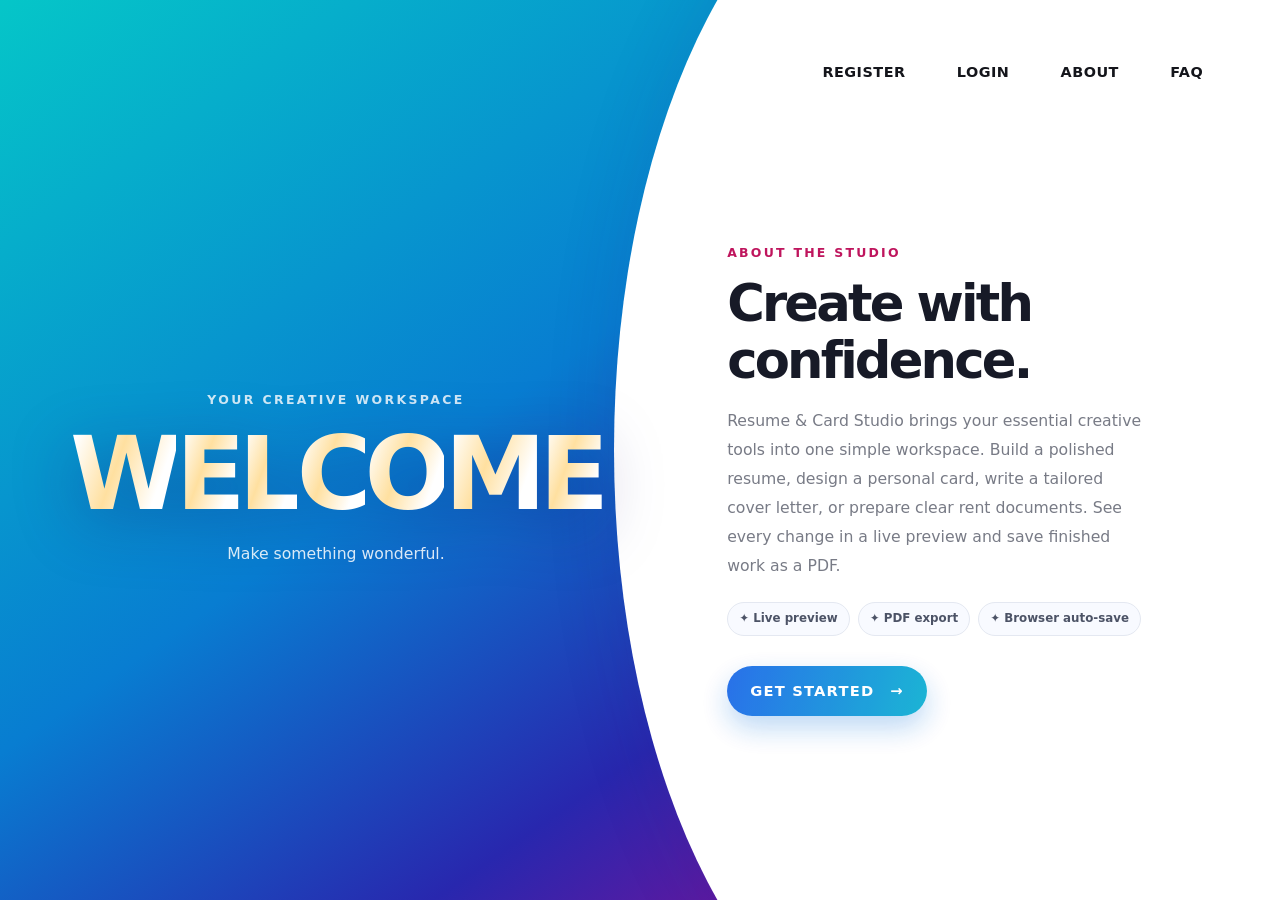
<file: index.html>
<!DOCTYPE html>
<html lang="en">
<head>
<meta charset="utf-8">
<meta name="viewport" content="width=device-width, initial-scale=1, viewport-fit=cover">
<meta name="description" content="Make resumes, cards, rent receipts, electricity statements and rent agreements online, and save them as PDF."><meta name="referrer" content="strict-origin-when-cross-origin"><meta http-equiv="Content-Security-Policy" content="default-src 'self'; base-uri 'self'; object-src 'none'; form-action 'self' mailto:; img-src 'self' data: blob:; font-src 'self' https://fonts.gstatic.com data:; style-src 'self' 'unsafe-inline' https://fonts.googleapis.com; script-src 'self' 'unsafe-inline' https://accounts.google.com; connect-src 'self' https://accounts.google.com; frame-src https://accounts.google.com; worker-src 'self'; manifest-src 'self'"><link rel="manifest" href="manifest.json"><meta name="theme-color" content="#03040b"><link rel="icon" href="icons/icon-192.png"><title>Resume &amp; Card Studio</title>
<link rel="stylesheet" href="https://fonts.googleapis.com/css2?family=Bricolage+Grotesque:wght@400;600;800&family=Playfair+Display:ital,wght@1,600&display=swap">
<style>
:root{--bg:#eef2f6;--panel:#fff;--ink:#14213d;--mute:#5b6678;--line:#d5dce6;--acc:#2a5bd7;--accsoft:#e3ebfc;box-sizing:border-box;padding-top:env(safe-area-inset-top,0px);padding-bottom:env(safe-area-inset-bottom,0px)}
@media (prefers-color-scheme:dark){:root:not([data-theme="light"]){--bg:#0e1420;--panel:#172033;--ink:#e8edf6;--mute:#9aa6bb;--line:#2a3550;--acc:#7da2ff;--accsoft:#22305a}}
:root[data-theme="dark"]{--bg:#0e1420;--panel:#172033;--ink:#e8edf6;--mute:#9aa6bb;--line:#2a3550;--acc:#7da2ff;--accsoft:#22305a}
*{box-sizing:border-box}
html{scroll-padding-top:env(safe-area-inset-top,0px)}
body{margin:0;background:var(--bg);color:var(--ink);font-family:"Bricolage Grotesque",system-ui,sans-serif;line-height:1.5}
header{display:flex;flex-wrap:wrap;gap:12px;align-items:center;justify-content:space-between;padding:16px 20px}
h1{font-size:1.25rem;margin:0;font-weight:800}
.tabs{display:flex;gap:4px;background:var(--panel);padding:4px;border-radius:12px;border:1px solid var(--line)}
.tabs button{border:0;background:none;color:var(--mute);font:inherit;font-weight:600;padding:8px 16px;border-radius:9px;cursor:pointer}
.tabs button[aria-selected=true]{background:var(--acc);color:#fff}
main{display:grid;grid-template-columns:minmax(240px,340px) minmax(0,1fr);gap:20px;padding:0 20px 28px;align-items:start}
.form{position:sticky;top:12px;max-height:calc(100vh - 24px);overflow-y:auto}
@media(max-width:620px){main{grid-template-columns:1fr;padding:0 12px 20px}.form{position:static;max-height:none}}
.form{background:var(--panel);border:1px solid var(--line);border-radius:14px;padding:16px;display:grid;gap:10px}
label{font-size:.82rem;color:var(--mute);font-weight:600;display:grid;gap:4px}
input,textarea,select{font:inherit;color:var(--ink);background:var(--bg);border:1px solid var(--line);border-radius:8px;padding:8px 10px;width:100%}
textarea{min-height:76px;resize:vertical}
input:focus-visible,textarea:focus-visible,select:focus-visible,button:focus-visible{outline:2px solid var(--acc);outline-offset:1px}
.row{display:grid;grid-template-columns:1fr 1fr;gap:10px}
.sw{display:flex;gap:8px}
.sw button{width:30px;height:30px;border-radius:50%;border:2px solid var(--panel);box-shadow:0 0 0 1px var(--line);cursor:pointer}
.sw button[aria-pressed=true]{box-shadow:0 0 0 2px var(--ink)}
.go{border:0;background:var(--acc);color:#fff;font:inherit;font-weight:700;padding:11px;border-radius:10px;cursor:pointer}
.stage{display:grid;justify-items:center;gap:12px;overflow-x:auto}
.hint{font-size:.8rem;color:var(--mute);margin:0}
#resume{width:100%;max-width:640px;background:#fff;color:#1b2333;padding:36px 40px;box-shadow:0 2px 18px rgba(20,33,61,.18);min-height:760px;overflow-wrap:anywhere}
@media(max-width:900px){#resume{padding:24px 20px}#resume.bn .hd{margin:-24px -20px 8px;padding:22px 20px}#resume.sb{grid-template-columns:140px 1fr}}
#resume h2{margin:0;font-size:2rem;font-weight:800;color:var(--rc)}
#resume .t{margin:2px 0 6px;font-weight:600;color:#566176}
#resume .c{font-size:.82rem;color:#566176;border-bottom:3px solid var(--rc);padding-bottom:12px;margin-bottom:6px}
#resume h3{font-size:.95rem;color:var(--rc);margin:18px 0 6px;border-bottom:1px solid #d9dfe8;padding-bottom:3px}
#resume p,#resume li{font-size:.88rem;margin:0 0 3px}
#resume ul{margin:0;padding-left:18px}
.chips{display:flex;flex-wrap:wrap;gap:6px}.chips span{background:var(--rc);color:#fff;font-size:.78rem;padding:2px 10px;border-radius:99px}
#card{width:100%;display:grid;place-items:center;text-align:center;padding:28px;box-shadow:0 2px 18px rgba(20,33,61,.22);border-radius:6px;overflow:hidden;position:relative}
#card h2{margin:0 0 10px;font-size:clamp(1.5rem,5vw,2.4rem);line-height:1.1;font-weight:800}
#card p{margin:0;white-space:pre-line;font-size:1rem}
#card .by{margin-top:16px;font-weight:600}
#card::before{content:"";position:absolute;inset:10px;border:2px solid currentColor;opacity:.35;border-radius:3px;pointer-events:none}
#resume.sb{display:grid;grid-template-columns:190px 1fr;gap:24px;padding:0}
#resume.sb aside{background:var(--rc);color:#fff;padding:36px 18px}
#resume.sb aside h3{color:#fff;border-color:#fff6}
#resume.sb aside p,#resume.sb aside li{color:#fff;font-size:.8rem;word-break:break-word}
#resume.sb aside .chips span{background:#ffffff33}
#resume.sb>div{padding:36px 28px 36px 0}
#resume.bn .hd{background:var(--rc);margin:-36px -40px 8px;padding:30px 40px}
#resume.bn .hd h2,#resume.bn .hd .t,#resume.bn .hd p{color:#fff}
#resume.bn .hd p{font-size:.82rem;margin:0}
@media(max-width:560px){#resume.sb{grid-template-columns:1fr}#resume.sb>div{padding:0 20px 28px}}
.av{width:96px;height:96px;border-radius:20px;margin:0 auto 12px;display:grid;place-items:center;font-size:1.8rem;font-weight:800}
#auth{min-height:100vh;display:grid;place-items:center;padding:20px;position:relative;overflow:hidden;background:linear-gradient(150deg,#03040b,#0d1130 35%,#180a36 62%,#061c30 100%)}
#auth::before,#auth::after{content:"";position:absolute;border-radius:50%;filter:blur(90px);opacity:.55;animation:drift 14s ease-in-out infinite alternate}
#auth::before{width:380px;height:380px;background:#ff2bd6;top:-90px;left:-70px}
#auth::after{width:420px;height:420px;background:#00e5ff;bottom:-120px;right:-80px;animation-delay:-6s}
@keyframes drift{to{transform:translate(70px,50px) scale(1.15)}}
@media(prefers-reduced-motion:reduce){#auth::before,#auth::after{animation:none}}
#auth .box{width:100%;max-width:380px;position:relative;z-index:1;padding:32px 28px;border-radius:32px;color:#fff;background:linear-gradient(145deg,rgba(255,255,255,.3),rgba(255,255,255,.08));backdrop-filter:blur(28px) saturate(190%);-webkit-backdrop-filter:blur(28px) saturate(190%);border:1px solid rgba(0,240,255,.4);box-shadow:inset 0 1px 0 rgba(255,255,255,.6),inset 0 -1px 0 rgba(255,255,255,.12),0 0 50px rgba(255,43,214,.22),0 28px 60px rgba(5,3,20,.5)}
.seg{display:flex;gap:4px;padding:4px;margin:16px 0 4px;border-radius:14px;background:rgba(255,255,255,.1);border:1px solid rgba(255,255,255,.25)}
.segbtn{flex:1;border:0;background:none;color:rgba(255,255,255,.75);font:inherit;font-weight:700;padding:9px 0;border-radius:11px;cursor:pointer;transition:background .2s,color .2s,box-shadow .2s}
.segbtn[aria-selected=true]{background:#fff;color:#14213d;box-shadow:0 6px 16px rgba(0,0,0,.25)}
.segbtn:focus-visible{outline:2px solid #7cf8ff;outline-offset:2px}
.otp-step{display:grid;gap:10px;margin-top:14px}
.otp-h{margin:4px 0 0;font-size:1.25rem}
.otp-demo{font-size:.8rem;background:rgba(0,240,255,.12);border:1px solid rgba(0,240,255,.4);border-radius:14px;padding:10px 12px;line-height:1.5}
.otp-code{margin:6px 0 0;font-size:1.6rem;font-weight:800;letter-spacing:.3em;color:#7cf8ff;text-shadow:0 0 14px rgba(124,248,255,.7)}
#otpInput{letter-spacing:.5em;font-weight:800;text-align:center;font-size:1.1rem}
#otpResend:disabled{opacity:.55;cursor:default}
.otp-step.shakeb{animation:shk .45s}
.otp-step{overflow-wrap:anywhere;word-break:break-word}
#auth h1{margin-bottom:6px;color:#fff;text-shadow:0 0 18px rgba(255,255,255,.55)}
#glow{position:absolute;inset:0;pointer-events:none;background:radial-gradient(520px circle at var(--mx,50%) var(--my,35%),rgba(255,255,255,.3),rgba(125,162,255,.12) 40%,transparent 70%)}
#auth .orb{position:absolute;border-radius:50%;pointer-events:none;background:linear-gradient(145deg,rgba(255,255,255,.34),rgba(255,255,255,.04));-webkit-backdrop-filter:blur(10px);backdrop-filter:blur(10px);border:1px solid rgba(255,255,255,.32);box-shadow:inset 0 1px 0 rgba(255,255,255,.55),0 10px 40px rgba(10,20,60,.25);animation:floaty 9s ease-in-out infinite alternate}
#auth .o1{width:150px;height:150px;top:12%;left:14%}
#auth .o2{width:110px;height:110px;bottom:14%;left:26%;animation-delay:-3s}
#auth .o3{width:190px;height:190px;top:20%;right:12%;animation-delay:-6s}
@keyframes floaty{to{transform:translateY(-26px) translateX(10px)}}
#auth .box::before{content:"";position:absolute;inset:0;border-radius:inherit;pointer-events:none;background:linear-gradient(115deg,transparent 30%,rgba(255,255,255,.28) 48%,transparent 66%);background-size:250% 100%;animation:shine 6s linear infinite}
@keyframes shine{from{background-position:130% 0}to{background-position:-130% 0}}
#auth .box{box-shadow:inset 0 1px 0 rgba(255,255,255,.6),inset 0 -1px 0 rgba(255,255,255,.12),0 0 70px rgba(125,162,255,.35),0 24px 60px rgba(5,10,40,.45)}
@media(prefers-reduced-motion:reduce){#auth .orb,#auth .box::before{animation:none}}
#auth .hint,#auth label{color:rgba(255,255,255,.88)}
#auth .form{background:none;border:0;padding:0;position:static;max-height:none;overflow:visible}
#auth input{background:rgba(255,255,255,.16);border:1px solid rgba(255,255,255,.4);color:#fff;border-radius:14px;padding:11px 14px}
#auth input:focus-visible{outline:2px solid #fff;background:rgba(255,255,255,.26)}
#auth .go{background:rgba(255,255,255,.92);color:#14213d;border-radius:14px;padding:12px;box-shadow:0 6px 18px rgba(0,0,0,.2)}
#auth .tg{color:#fff;text-decoration:underline}
body.in #auth{display:none}
body:not(.in) header,body:not(.in) main,body:not(.in) #ft{display:none}
.tg{background:none;border:0;color:var(--acc);font:inherit;font-weight:600;cursor:pointer;padding:4px}
@media screen and (min-width:760px){
body.in{display:grid;grid-template-columns:190px minmax(0,1fr);align-items:start}
body.in header{position:sticky;top:0;height:100vh;flex-direction:column;flex-wrap:nowrap;align-items:stretch;justify-content:flex-start;gap:14px;background:var(--panel);border-right:1px solid var(--line);padding:22px 14px}
body.in header h1{font-size:1.1rem;margin-bottom:6px}
body.in .tabs{order:1;flex-direction:column;border:0;background:none;padding:0}
body.in .tabs button{text-align:left;padding:10px 14px}
body.in #who{order:2;margin-top:auto}
body.in #out{order:3}
body.in #bk{order:2}
body.in main{padding-top:20px}
}
#resume.ex,#resume.el{font-family:Georgia,"Times New Roman",serif}
#resume.bn.ex .hd{background:#0f1b33;border-bottom:4px solid #c9a24b}
#resume.ex h3{color:#8a6d1f;text-transform:uppercase;letter-spacing:.12em;font-size:.8rem;border-color:#c9a24b}
#resume.ex .chips span{background:none;color:#0f1b33;border:1px solid #c9a24b;border-radius:3px}
#resume.bn.el .hd{background:none;text-align:center;margin:0 0 6px;padding:0 0 14px;border-bottom:1px solid #1b2333}
#resume.bn.el .hd h2,#resume.bn.el .hd .t,#resume.bn.el .hd p{color:#1b2333}
#resume.bn.el .hd h2{font-weight:400;letter-spacing:.18em;text-transform:uppercase;font-size:1.8rem}
#resume.el h3{text-align:center;text-transform:uppercase;letter-spacing:.2em;font-size:.75rem;color:#1b2333;border:0;border-top:1px solid #d9dfe8;padding-top:10px}
#resume.el .chips{justify-content:center}
#resume.cr aside{background:linear-gradient(170deg,#0b1020,var(--rc))}
#resume.cr>div h2{font-size:2.1rem}
body.in{background:radial-gradient(rgba(0,240,255,.14) 1px,transparent 1px) 0 0/26px 26px,linear-gradient(150deg,#03040b,#0d1130 35%,#180a36 62%,#061c30 100%) fixed;color:#fff}
body.in::before,body.in::after{content:"";position:fixed;border-radius:50%;filter:blur(95px);opacity:.5;z-index:0;pointer-events:none;animation:drift 14s ease-in-out infinite alternate}
body.in::before{width:380px;height:380px;background:#ff2bd6;top:-100px;left:18%}
body.in::after{width:420px;height:420px;background:#00e5ff;bottom:-120px;right:-60px;animation-delay:-6s}
body.in header,body.in main{position:relative;z-index:1}
body.in header{background:rgba(255,255,255,.1);-webkit-backdrop-filter:blur(22px) saturate(160%);backdrop-filter:blur(22px) saturate(160%);border-right:1px solid rgba(255,255,255,.28)}
body.in h1{color:#fff;text-shadow:0 0 16px rgba(255,255,255,.45)}
body.in .form{background:linear-gradient(145deg,rgba(255,255,255,.22),rgba(255,255,255,.07));border:1px solid rgba(255,255,255,.35);border-radius:22px;box-shadow:inset 0 1px 0 rgba(255,255,255,.5),0 18px 50px rgba(5,10,40,.35);-webkit-backdrop-filter:blur(22px) saturate(170%);backdrop-filter:blur(22px) saturate(170%)}
body.in label,body.in .hint{color:rgba(255,255,255,.88)}
body.in .form input,body.in .form textarea,body.in .form select{background:rgba(255,255,255,.14);border:1px solid rgba(255,255,255,.35);color:#fff;border-radius:12px}
body.in .form select option,body.in .form optgroup{color:#14213d}
body.in .form input:focus-visible,body.in .form textarea:focus-visible,body.in .form select:focus-visible{outline:2px solid #fff;background:rgba(255,255,255,.24)}
body.in .go{background:rgba(255,255,255,.92);color:#14213d;border-radius:12px;box-shadow:0 6px 18px rgba(0,0,0,.2)}
body.in .tabs{background:rgba(255,255,255,.14);border:1px solid rgba(255,255,255,.3);border-radius:14px}
body.in .tabs button{color:rgba(255,255,255,.82)}
body.in .tabs button[aria-selected=true]{background:#fff;color:#14213d;box-shadow:0 4px 14px rgba(0,0,0,.25)}
body.in .sw button{border-color:rgba(255,255,255,.7)}
body.in .sw button[aria-pressed=true]{box-shadow:0 0 0 3px #fff}
body.in #resume,body.in #card{box-shadow:0 24px 70px rgba(5,10,40,.5),0 0 0 1px rgba(255,255,255,.3)}
@media(prefers-reduced-motion:reduce){body.in::before,body.in::after{animation:none}}
@media print{body.in{background:#fff!important}body.in::before,body.in::after{display:none}}
#home{padding:28px 20px;max-width:940px;margin:0 auto;width:100%;position:relative;z-index:1;grid-column:1/-1}
#home .home-banner{position:relative;isolation:isolate;overflow:hidden;margin:0 0 20px;padding:24px 28px;border-radius:24px;background:linear-gradient(110deg,rgba(116,12,34,.72),rgba(56,12,28,.66) 58%,rgba(255,88,58,.18));border:1px solid rgba(255,115,132,.42);box-shadow:inset 0 1px 0 rgba(255,255,255,.2),0 18px 44px rgba(8,2,10,.24);-webkit-backdrop-filter:blur(16px);backdrop-filter:blur(16px)}
#home .home-banner::after{content:"";position:absolute;z-index:-1;width:210px;height:210px;right:-70px;top:-110px;border-radius:50%;background:rgba(255,60,92,.26);filter:blur(32px)}
#home .home-kicker{margin:0 0 7px;color:#ffb5b7;font-size:.72rem;font-weight:800;letter-spacing:.18em;text-transform:uppercase}
#home h2{font-size:clamp(1.5rem,4vw,2.2rem);margin:0 0 4px;font-weight:800;color:#fff;text-shadow:0 0 18px rgba(255,255,255,.24)}
#home .hp{margin:0;color:rgba(255,255,255,.88)}
.hc{display:grid;grid-template-columns:repeat(auto-fit,minmax(240px,1fr));gap:18px}
.hcard{display:block;text-decoration:none;color:#fff;padding:30px 26px;border-radius:26px;background:linear-gradient(145deg,rgba(255,255,255,.26),rgba(255,255,255,.07));border:1px solid rgba(255,255,255,.38);box-shadow:inset 0 1px 0 rgba(255,255,255,.55),0 20px 55px rgba(5,10,40,.4);-webkit-backdrop-filter:blur(22px) saturate(170%);backdrop-filter:blur(22px) saturate(170%);transition:transform .2s,box-shadow .2s}
.hcard:hover,.hcard:focus-visible{transform:translateY(-6px);box-shadow:inset 0 1px 0 rgba(255,255,255,.7),0 0 60px rgba(125,162,255,.45),0 26px 60px rgba(5,10,40,.45);outline:2px solid #fff}
.hcard .ic{font-size:2.8rem;display:block;margin-bottom:10px}
.hcard b{font-size:1.35rem;display:block;margin-bottom:6px}
.hcard .d{font-size:.92rem;opacity:.92}
.hcard .go2{display:inline-block;margin-top:18px;padding:9px 18px;border-radius:12px;background:#fff;color:#14213d;font-weight:700;font-size:.9rem}
body:not(.in) #home{display:none}
#welcome{position:fixed;inset:0;z-index:50;display:grid;place-items:center;text-align:center;overflow:hidden;color:#fff;background:linear-gradient(150deg,#03040b,#0d1130 35%,#180a36 62%,#061c30 100%)}
#welcome::before,#welcome::after{content:"";position:absolute;border-radius:50%;filter:blur(90px);opacity:.55;animation:drift 14s ease-in-out infinite alternate}
#welcome::before{width:400px;height:400px;background:#ff2bd6;top:-100px;left:-60px}
#welcome::after{width:440px;height:440px;background:#00e5ff;bottom:-130px;right:-80px;animation-delay:-6s}
body.wd #welcome{display:none}
body:not(.wd) #auth{display:none}
.wc{position:relative;z-index:1;padding:20px}
.wk{margin:0;font-family:"Playfair Display",Georgia,serif;font-style:italic;font-size:1.2rem;letter-spacing:.25em;opacity:0;animation:fadeup .8s .1s forwards}
.wl{margin:8px 0;font-family:"Bricolage Grotesque",system-ui,sans-serif;font-weight:800;font-size:clamp(2.6rem,12vw,6.5rem);letter-spacing:.12em;line-height:1.1;filter:drop-shadow(0 0 26px rgba(160,190,255,.65))}
.wl span{display:inline-block;opacity:0;background:linear-gradient(100deg,#fff 20%,#ff7bf0 45%,#7cf8ff 70%,#fff);background-size:220% 100%;-webkit-background-clip:text;background-clip:text;color:transparent;animation:rise 1.1s calc(var(--i)*.18s + .4s) cubic-bezier(.2,.8,.2,1) forwards,sheen 4s linear infinite}
@keyframes rise{from{opacity:0;transform:translateY(46px) scale(.7);filter:blur(12px)}to{opacity:1;transform:none;filter:none}}
@keyframes sheen{to{background-position:-220% 0}}
@keyframes fadeup{from{opacity:0;transform:translateY(14px)}to{opacity:.92;transform:none}}
.ws{margin:0;font-family:"Playfair Display",Georgia,serif;font-style:italic;font-size:clamp(1.1rem,3.5vw,1.8rem);opacity:0;animation:fadeup 1s 2s forwards}
.wgo{margin-top:28px;padding:14px 36px;border-radius:99px;font:inherit;font-weight:800;letter-spacing:.18em;color:#14213d;background:rgba(255,255,255,.92);border:0;cursor:pointer;box-shadow:0 0 40px rgba(160,190,255,.55);opacity:0;animation:fadeup .8s 2.8s forwards,pulse 2.4s 3.8s ease-in-out infinite}
.wgo:focus-visible{outline:3px solid #fff;outline-offset:3px}
@media(prefers-reduced-motion:reduce){.wl span,.wk,.ws,.wgo,#welcome::before,#welcome::after{animation:none;opacity:1}}
#am{margin:0}
#am:not(:empty){padding:10px 12px;border-radius:12px;font-weight:600;color:#fff;background:rgba(255,70,95,.28);border:1px solid rgba(255,150,160,.75);box-shadow:0 0 22px rgba(255,70,95,.3)}
#am:not(:empty)::before{content:"⚠  "}
#am.ok:not(:empty){background:rgba(40,210,150,.25);border-color:rgba(130,255,200,.75);box-shadow:0 0 22px rgba(40,210,150,.3)}
#am.ok:not(:empty)::before{content:"✓  "}
#auth input.bad{border-color:#ff8a95;box-shadow:0 0 0 3px rgba(255,90,110,.35)}
#auth .box.shake{animation:shk .45s}
@keyframes shk{20%{transform:translateX(-10px)}40%{transform:translateX(9px)}60%{transform:translateX(-6px)}80%{transform:translateX(4px)}}
@keyframes pulse{50%{box-shadow:0 0 75px rgba(160,190,255,.95)}}
#mo{position:fixed;top:calc(12px + env(safe-area-inset-top,0px));left:12px;z-index:30;display:none;width:42px;height:42px;border-radius:12px;border:1px solid rgba(255,255,255,.4);background:rgba(255,255,255,.18);-webkit-backdrop-filter:blur(14px);backdrop-filter:blur(14px);color:#fff;font-size:1.2rem;cursor:pointer;box-shadow:0 8px 24px rgba(5,10,40,.35)}
body.in.sbc #mo{display:block}
#mc{background:none;border:1px solid rgba(255,255,255,.4);color:#fff;border-radius:10px;cursor:pointer;padding:5px 10px;font:inherit;font-size:.82rem}
body.in.sbc main{padding-top:68px}
@media screen and (min-width:760px){
body.in{transition:grid-template-columns .35s ease}
body.in header{overflow:hidden;white-space:nowrap;transition:transform .35s ease,visibility 0s}
body.in.sbc{grid-template-columns:0 minmax(0,1fr)}
body.in.sbc header{transform:translateX(-100%);visibility:hidden;transition:transform .35s ease,visibility 0s .35s}
}
@media(max-width:759px){body.in.sbc header{display:none}}
#ex{min-height:200px}
#auth .gbtn{display:flex;align-items:center;justify-content:center;gap:10px;background:rgba(255,255,255,.16);border:1px solid rgba(255,255,255,.45);color:#fff;font:inherit;font-weight:700;padding:10px;border-radius:14px;cursor:pointer}
#auth .gbtn:hover{background:rgba(255,255,255,.28)}
#auth .gbtn svg{width:24px;height:24px;background:#fff;border-radius:50%;padding:3px}
.pic{width:104px;height:104px;border-radius:14px;object-fit:cover;border:3px solid var(--rc,#fff);float:right;margin:0 0 8px 12px}
#resume .c{clear:both}
#resume.sb aside .pic{float:none;display:block;margin:0 auto 14px;border-color:#fff;width:130px;height:130px}
#resume.bn .hd{display:flow-root}
#resume.bn .hd .pic{border-color:#fff}
#resume.el .pic{float:none;display:block;margin:0 auto 10px}
#resume.ex .pic{border-color:#c9a24b}
body.in #hp{order:2}
#help{position:fixed;inset:0;z-index:60;display:grid;place-items:center;padding:20px;background:rgba(5,10,30,.55);-webkit-backdrop-filter:blur(8px);backdrop-filter:blur(8px)}
#help .hb{position:relative;width:100%;max-width:400px;display:grid;gap:12px;padding:26px 22px;border-radius:24px;color:#fff;background:linear-gradient(145deg,rgba(30,70,80,.88),rgba(20,40,60,.9));border:1px solid rgba(255,255,255,.35);box-shadow:0 24px 70px rgba(0,0,0,.5)}
#help h2{margin:0}#help p{margin:0;opacity:.9}
#help label{color:rgba(255,255,255,.9)}
#help textarea{background:rgba(255,255,255,.14);border:1px solid rgba(255,255,255,.4);color:#fff;border-radius:12px}
#help .hl{display:block;padding:11px 14px;border-radius:14px;color:#fff;text-decoration:none;font-weight:700;background:rgba(255,255,255,.16);border:1px solid rgba(255,255,255,.4);overflow-wrap:anywhere}
#help .hl:hover,#help .hl:focus-visible{background:rgba(255,255,255,.3);outline:2px solid #fff}
#help .go{background:#fff;color:#14213d;border-radius:12px}
#hx{position:absolute;top:10px;right:12px;background:none;border:0;color:#fff;font-size:1.2rem;cursor:pointer}
.rx{position:absolute;top:-6px;right:4px;font-size:1.55rem;line-height:1;pointer-events:none;animation:bob 2.2s ease-in-out infinite;filter:drop-shadow(0 2px 6px rgba(0,0,0,.35))}
@keyframes bob{50%{transform:translateY(-4px)}}
@media(prefers-reduced-motion:reduce){.rx{animation:none}}
.pb{display:flex;gap:12px;align-items:center}
.pbox{flex:none;width:96px;height:96px;border-radius:20px;border:2px dashed var(--line);display:grid;place-items:center;text-align:center;cursor:pointer;overflow:hidden;font-size:1.8rem;background:center/cover no-repeat;transition:transform .2s}
.pbox small{display:block;font-size:.7rem;font-weight:600}
.pbox:hover,.pbox.dr,.pbox:focus-visible{transform:scale(1.05);border-color:var(--acc);outline:none}
.pbt{display:grid;gap:6px;font-size:.85rem}
body.in .pbox{border-color:rgba(255,255,255,.6);background-color:rgba(255,255,255,.12);color:#fff}
.pic.ph{display:grid;place-items:center;border:2px dashed #aab4c6;color:#6b7690;font-size:1.8rem;cursor:pointer;background:#f3f5f9}
@media print{.pic.ph{display:none}}
.pw{position:relative;display:block}
#auth .pw input{padding-right:52px}
#eye{position:absolute;top:50%;right:6px;transform:translateY(-50%);width:36px;height:36px;border-radius:50%;border:1px solid rgba(255,255,255,.55);cursor:pointer;display:grid;place-items:center;color:#fff;background:linear-gradient(145deg,rgba(255,255,255,.38),rgba(255,255,255,.1));box-shadow:inset 0 1px 0 rgba(255,255,255,.6),0 4px 12px rgba(5,10,40,.3);transition:box-shadow .25s,background .25s}
#eye svg{width:20px;height:20px;fill:none;stroke:currentColor;stroke-width:1.9;stroke-linecap:round;stroke-linejoin:round}
#eye .sl{stroke-dasharray:24;stroke-dashoffset:24;transition:stroke-dashoffset .3s}
#eye:hover{box-shadow:inset 0 1px 0 rgba(255,255,255,.7),0 0 16px rgba(255,255,255,.55)}
#eye:focus-visible{outline:2px solid #fff;outline-offset:2px}
#eye[aria-pressed=true]{background:linear-gradient(145deg,#7cf8ff,#ff2bd6);color:#0a0614;box-shadow:0 0 18px rgba(182,255,59,.6)}
#eye[aria-pressed=true] .sl{stroke-dashoffset:0}
#auth input::placeholder{color:rgba(255,255,255,.55)}
body.in #who{white-space:normal;overflow-wrap:anywhere}
#intro{position:fixed;inset:0;z-index:100;display:grid;place-content:center;justify-items:center;gap:24px;color:#fff;background:radial-gradient(circle at 50% 45%,#1c0e3e,#03040b 72%);transform-origin:center;animation:welcomePop 1s cubic-bezier(.2,.85,.22,1) 2.3s forwards}
@keyframes welcomePop{0%{opacity:1;transform:scale(1);border-radius:0;clip-path:inset(0)}38%{opacity:1;transform:scale(.96);border-radius:24px;clip-path:inset(4% 3% round 28px)}100%{opacity:0;transform:scale(.72) translateY(34px);border-radius:40px;clip-path:inset(16% 22% round 42px)}}
#intro.gone{display:none}
.ig{position:relative;width:132px;height:132px;display:grid;place-items:center}
.ir{position:absolute;inset:0;width:100%;height:100%;transform:rotate(-90deg);filter:drop-shadow(0 0 10px rgba(0,240,255,.8))}
.ir circle{fill:none;stroke:#00f0ff;stroke-width:4;stroke-linecap:round;stroke-dasharray:327;stroke-dashoffset:327;animation:draw 1.7s cubic-bezier(.6,0,.2,1) .1s forwards}
@keyframes draw{to{stroke-dashoffset:0}}
.ie{font-size:2.3rem;letter-spacing:.1em;animation:pop .9s cubic-bezier(.2,1.4,.4,1) .35s backwards}
@keyframes pop{0%{transform:scale(.3) translateY(26px);opacity:0;filter:blur(6px)}70%{transform:scale(1.12) translateY(-5px);opacity:1;filter:blur(0)}100%{transform:scale(1) translateY(0)}}
.rp{position:absolute;inset:6px;border-radius:50%;border:2px solid rgba(0,240,255,.7);animation:ripple 1.9s ease-out infinite}
.r2{animation-delay:.6s}.r3{animation-delay:1.2s}
@keyframes ripple{from{transform:scale(.8);opacity:.9}to{transform:scale(2.3);opacity:0}}
.it{margin:0;font-weight:800;font-size:1.25rem;animation:tin 1.6s cubic-bezier(.2,.8,.2,1) .4s backwards}
@keyframes tin{from{opacity:0;letter-spacing:.7em;filter:blur(8px)}}
.ib{width:190px;height:4px;border-radius:9px;background:rgba(255,255,255,.15);overflow:hidden}
.ib i{display:block;height:100%;width:100%;border-radius:9px;background:linear-gradient(90deg,#00f0ff,#ff2bd6,#7c4dff,#00f0ff);background-size:300% 100%;transform-origin:left;animation:fill 2.2s cubic-bezier(.5,0,.2,1) forwards,shiftbar 1.6s linear infinite}
@keyframes shiftbar{to{background-position:-300% 0}}
@keyframes fill{from{transform:scaleX(0)}}
body:not(.ready) #welcome .wc *{animation-play-state:paused}
#welcome.wx{animation:wout .55s ease-in forwards}
@keyframes wout{to{opacity:0;transform:scale(1.18);filter:blur(12px)}}
#auth.open .box{transform-origin:center;animation:boxin .78s cubic-bezier(.2,.85,.22,1) both}
@keyframes boxin{0%{opacity:0;clip-path:inset(0 48% 0 48% round 32px);transform:perspective(900px) rotateY(-12deg) translateY(18px) scale(.94);filter:blur(8px)}55%{opacity:1;filter:blur(0)}100%{opacity:1;clip-path:inset(0 0 0 0 round 32px);transform:perspective(900px) rotateY(0) translateY(0) scale(1);filter:blur(0)}}
body.in main,body.in #home{animation:pagein .6s cubic-bezier(.2,.8,.2,1) both}
@keyframes pagein{from{opacity:0;transform:translateY(24px)}}
@media(prefers-reduced-motion:reduce){#intro{display:none}}
#hii{position:fixed;inset:0;z-index:70;display:grid;place-items:center;padding:20px;background:rgba(5,10,30,.38);-webkit-backdrop-filter:blur(4px);backdrop-filter:blur(4px)}
#hii .hh{text-align:center;padding:28px 40px 26px;border-radius:28px;color:#fff;background:linear-gradient(145deg,rgba(255,255,255,.3),rgba(255,255,255,.1)),rgba(20,60,70,.6);border:1px solid rgba(255,255,255,.45);box-shadow:inset 0 1px 0 rgba(255,255,255,.6),0 0 70px rgba(0,240,255,.35),0 24px 60px rgba(5,10,40,.5);animation:hipop .65s cubic-bezier(.2,1.5,.4,1) both}
#hii h2{margin:6px 0 2px;font-size:clamp(1.6rem,6vw,2.2rem);font-weight:800}
#hii p{margin:0 0 16px;opacity:.9}
#hii .go{background:#fff;color:#14213d;border-radius:99px;padding:10px 26px;font-weight:800}
#hii .wave{display:inline-block;font-size:3.4rem;transform-origin:70% 70%;animation:wave 1.3s ease-in-out .5s 2}
#hii.out .hh{animation:hiout .3s ease-in forwards}
@keyframes hipop{from{opacity:0;transform:scale(.4) translateY(40px)}}
@keyframes hiout{to{opacity:0;transform:scale(.8) translateY(-20px)}}
@keyframes wave{0%,60%,100%{transform:rotate(0)}10%{transform:rotate(16deg)}20%{transform:rotate(-10deg)}30%{transform:rotate(16deg)}40%{transform:rotate(-6deg)}50%{transform:rotate(12deg)}}
@media(prefers-reduced-motion:reduce){#hii .hh,#hii .wave{animation:none}}
#fR{gap:14px;padding:18px 16px}
#fR .pg{display:grid;grid-template-columns:1fr auto;gap:6px 10px;align-items:center;font-size:.8rem;font-weight:700;color:#fff}
#fR .pgbar{grid-column:1/-1;height:8px;border-radius:9px;background:rgba(255,255,255,.18);overflow:hidden;display:block}
#fR .pgbar u{display:block;height:100%;width:0;border-radius:9px;text-decoration:none;background:linear-gradient(90deg,#00f0ff,#ff2bd6,#7c4dff);transition:width .5s cubic-bezier(.2,.8,.2,1);box-shadow:0 0 12px rgba(0,240,255,.8)}
#fR .sec{display:flex;align-items:center;gap:10px;margin:10px 0 0;font-size:.74rem;letter-spacing:.14em;text-transform:uppercase;font-weight:800;color:#fff}
#fR .sec i{font-style:normal;flex:none;width:26px;height:26px;border-radius:9px;display:grid;place-items:center;background:linear-gradient(135deg,#00f0ff,#ff2bd6);color:#0a0614;box-shadow:0 4px 12px rgba(255,43,214,.45)}
#fR .sec::after{content:"";flex:1;height:1px;background:linear-gradient(90deg,rgba(255,255,255,.55),transparent)}
body.in #fR input:not([type=file]),body.in #fR textarea,body.in #fR select{background:rgba(255,255,255,.1);border:0;border-bottom:2px solid rgba(255,255,255,.35);border-radius:12px 12px 4px 4px;padding:11px 12px;box-shadow:inset 0 2px 8px rgba(0,0,0,.18);transition:border-color .25s,box-shadow .25s,background .25s,transform .2s}
body.in #fR input:not([type=file]):focus-visible,body.in #fR textarea:focus-visible,body.in #fR select:focus-visible{outline:none;background:rgba(255,255,255,.2);border-bottom-color:#00f0ff;box-shadow:inset 0 2px 8px rgba(0,0,0,.12),0 8px 22px rgba(0,240,255,.3);transform:translateY(-2px)}
body.in #fR label{font-size:.8rem;letter-spacing:.03em;transition:color .2s}
body.in #fR label:focus-within{color:#7cf8ff}
#resume.tl{font-family:inherit}
#resume.bn.tl .hd{background:none;margin:0 0 6px;padding:0 0 12px;border-bottom:3px solid var(--rc)}
#resume.bn.tl .hd h2{color:var(--rc)}
#resume.bn.tl .hd .t,#resume.bn.tl .hd p{color:#566176}
#resume.tl h3{border:0;margin-left:0;padding-left:20px;position:relative}
#resume.tl h3::before{content:"";position:absolute;left:0;top:50%;width:12px;height:12px;margin-top:-6px;border-radius:50%;background:var(--rc);box-shadow:0 0 0 4px #fff,0 0 0 6px var(--rc)}
#resume.tl ul{list-style:none;margin:0 0 0 5px;padding:0 0 4px 20px;border-left:2px solid var(--rc)}
#resume.tl li{position:relative}
#resume.tl li::before{content:"";position:absolute;left:-25px;top:.55em;width:8px;height:8px;border-radius:50%;background:#fff;border:2px solid var(--rc)}
#resume.tl .chips,#resume.tl>p{margin-left:5px;padding-left:20px}
#resume.tl .hd p{margin-left:0;padding-left:0}
#resume.bn.cp .hd{padding:20px 40px;margin-bottom:12px}
#resume.cp p,#resume.cp li{font-size:.8rem}
#resume .cols{column-count:2;column-gap:28px}
#resume .cols h3{margin-top:12px;break-after:avoid}
#resume .cols ul,#resume .cols .chips{break-inside:avoid}
#resume.bn.bd .hd{background:#111;border-left:16px solid var(--rc)}
#resume.bd .hd h2{font-size:2.5rem;text-transform:uppercase;letter-spacing:.04em;line-height:1.05}
#resume.bd h3{display:inline-block;background:var(--rc);color:#fff;border:0;padding:2px 12px;border-radius:3px;margin-top:16px}
#card.l-modern{text-align:left;place-items:center start;padding:28px 28px 28px 50px}
#card.l-modern::before{inset:0 auto 0 0;width:16px;border:0;border-radius:0;background:currentColor;opacity:.9}
#card.l-ribbon::before{display:none}
#card.l-ribbon::after{content:"";position:absolute;top:0;left:0;right:0;height:24%;background:currentColor;opacity:.2}
#card.l-circles::before{inset:auto;top:-20%;right:-14%;width:62%;aspect-ratio:1;border:0;border-radius:50%;background:currentColor;opacity:.13}
#card.l-circles::after{content:"";position:absolute;bottom:-14%;left:-10%;width:42%;aspect-ratio:1;border-radius:50%;background:currentColor;opacity:.1}
#card>div{position:relative;z-index:1}
#fC{gap:14px;padding:18px 16px}
#fC .pg{display:grid;grid-template-columns:1fr auto;gap:6px 10px;align-items:center;font-size:.8rem;font-weight:700;color:#fff}
#fC .pgbar{grid-column:1/-1;height:8px;border-radius:9px;background:rgba(255,255,255,.18);overflow:hidden;display:block}
#fC .pgbar u{display:block;height:100%;width:0;border-radius:9px;text-decoration:none;background:linear-gradient(90deg,#00f0ff,#ff2bd6,#7c4dff);transition:width .5s cubic-bezier(.2,.8,.2,1);box-shadow:0 0 12px rgba(0,240,255,.8)}
#fC .sec{display:flex;align-items:center;gap:10px;margin:10px 0 0;font-size:.74rem;letter-spacing:.14em;text-transform:uppercase;font-weight:800;color:#fff}
#fC .sec i{font-style:normal;flex:none;width:26px;height:26px;border-radius:9px;display:grid;place-items:center;background:linear-gradient(135deg,#00f0ff,#ff2bd6);color:#0a0614;box-shadow:0 4px 12px rgba(255,43,214,.45)}
#fC .sec::after{content:"";flex:1;height:1px;background:linear-gradient(90deg,rgba(255,255,255,.55),transparent)}
body.in #fC input,body.in #fC textarea,body.in #fC select{background:rgba(255,255,255,.1);border:0;border-bottom:2px solid rgba(255,255,255,.35);border-radius:12px 12px 4px 4px;padding:11px 12px;box-shadow:inset 0 2px 8px rgba(0,0,0,.18);transition:border-color .25s,box-shadow .25s,background .25s,transform .2s}
body.in #fC input:focus-visible,body.in #fC textarea:focus-visible,body.in #fC select:focus-visible{outline:none;background:rgba(255,255,255,.2);border-bottom-color:#00f0ff;box-shadow:inset 0 2px 8px rgba(0,0,0,.12),0 8px 22px rgba(0,240,255,.3);transform:translateY(-2px)}
body.in #fC label{font-size:.8rem;letter-spacing:.03em;transition:color .2s}
body.in #fC label:focus-within{color:#7cf8ff}
#hf{position:fixed;right:16px;bottom:calc(16px + env(safe-area-inset-bottom,0px));z-index:25;display:none;padding:11px 18px;border-radius:99px;border:1px solid rgba(255,255,255,.5);cursor:pointer;font:inherit;font-weight:700;color:#fff;background:linear-gradient(145deg,rgba(255,255,255,.34),rgba(255,255,255,.12));-webkit-backdrop-filter:blur(14px);backdrop-filter:blur(14px);box-shadow:inset 0 1px 0 rgba(255,255,255,.6),0 10px 30px rgba(5,10,40,.4);animation:bob 2.6s ease-in-out infinite}
@media(max-width:680px){
#hf{right:14px;bottom:calc(14px + env(safe-area-inset-bottom,0px));width:50px;height:50px;padding:0;border-radius:50%;font-size:0;display:none}
#hf::before{content:"🤖";font-size:1.3rem}
body.in.wd #hf{display:flex;align-items:center;justify-content:center}
#fR,#fC,#fD{padding-bottom:78px}
#home{padding-bottom:78px}
}
@media(max-width:620px){body.in main:has(#fR:not(.hide)) .stage{order:-1}}
body.in.wd #hf{display:block}
#hf:hover,#hf:focus-visible{box-shadow:0 0 28px rgba(255,255,255,.55),0 10px 30px rgba(5,10,40,.4);outline:none}
@media print{#hf{display:none}}
.ub{flex:none;width:46px;height:46px;border-radius:14px;display:grid;place-items:center;font-weight:800;font-size:1.2rem;color:#fff;background:linear-gradient(135deg,var(--u1,#00f0ff),var(--u2,#7c4dff));background-size:cover;background-position:center;border:2px solid rgba(255,255,255,.65);box-shadow:0 6px 16px rgba(5,10,40,.4),inset 0 1px 0 rgba(255,255,255,.5)}
body.in #ub{order:2;margin-top:auto}
body.in #who{margin-top:0;color:#fff;font-weight:600;font-size:.82rem}
body.in header h1{white-space:normal}
#doc{width:100%;max-width:640px;background:#fff;color:#1b2333;padding:44px 48px;box-shadow:0 24px 70px rgba(5,10,40,.5),0 0 0 1px rgba(255,255,255,.3);min-height:760px;font-family:Georgia,"Times New Roman",serif;overflow-wrap:anywhere}
#doc .dt{margin:0 0 4px;text-align:center;font-size:1.6rem;letter-spacing:.1em;text-transform:uppercase;border-bottom:3px double #1b2333;padding-bottom:10px}
#doc .dd{text-align:center;color:#566176;margin:8px 0 18px;font-size:.9rem}
#doc .dbody{font-size:.95rem;line-height:1.7;margin:12px 0}
#doc .note{font-size:.78rem;color:#7a5200;background:#fff7e0;border-left:4px solid #e0a82e;padding:6px 10px;margin:10px 0}
#doc table{width:100%;border-collapse:collapse;margin:16px 0;font-size:.9rem}
#doc th,#doc td{border:1px solid #c9d1de;padding:8px 10px;text-align:left}
#doc th{background:#eef2f8}
#doc td:last-child,#doc th:last-child{text-align:right}
#doc .tt td{font-weight:700;background:#f6f8fc}
#doc .cl{font-size:.9rem;line-height:1.7;padding-left:20px}
#doc .sg{margin-top:56px;text-align:right;font-size:.9rem}
#doc .sg2{display:flex;justify-content:space-between;gap:20px;margin-top:56px;font-size:.9rem}
#doc .sl2{width:180px;border-top:1px solid #1b2333;margin:0 0 6px auto}
#doc .sg2 .sl2{margin:0 0 6px 0}
@media print{#doc{box-shadow:none!important}}
#letter{width:100%;max-width:640px;min-height:760px;padding:48px;color:#1b2333;background:#fff;box-shadow:0 24px 70px rgba(5,10,40,.5),0 0 0 1px rgba(255,255,255,.3);font-family:Georgia,"Times New Roman",serif;overflow-wrap:anywhere}
#letter .ltitle{text-align:center;font-size:1.5rem;letter-spacing:.12em;text-transform:uppercase;border-bottom:3px double #a51d38;padding-bottom:12px;color:#71152b}
#letter .lmeta{margin:20px 0 32px;line-height:1.7}
#letter .lbody{white-space:pre-line;line-height:1.85;margin-top:22px}
#letter .lsign{margin-top:34px;line-height:1.8}
@media(max-width:700px){#letter{padding:28px 22px;min-height:680px}}
@media print{#letter{box-shadow:none!important}}
#fD{gap:14px;padding:18px 16px}
#fD .sec{display:flex;align-items:center;gap:10px;margin:10px 0 0;font-size:.74rem;letter-spacing:.14em;text-transform:uppercase;font-weight:800;color:#fff}
#fD .sec i{font-style:normal;flex:none;width:26px;height:26px;border-radius:9px;display:grid;place-items:center;background:linear-gradient(135deg,#00f0ff,#ff2bd6);color:#0a0614;box-shadow:0 4px 12px rgba(255,43,214,.45)}
#fD .sec::after{content:"";flex:1;height:1px;background:linear-gradient(90deg,rgba(255,255,255,.55),transparent)}
body.in #fD input,body.in #fD textarea,body.in #fD select{background:rgba(255,255,255,.1);border:0;border-bottom:2px solid rgba(255,255,255,.35);border-radius:12px 12px 4px 4px;padding:11px 12px;box-shadow:inset 0 2px 8px rgba(0,0,0,.18);transition:border-color .25s,box-shadow .25s,background .25s,transform .2s}
body.in #fD input:focus-visible,body.in #fD textarea:focus-visible,body.in #fD select:focus-visible{outline:none;background:rgba(255,255,255,.2);border-bottom-color:#00f0ff;box-shadow:inset 0 2px 8px rgba(0,0,0,.12),0 8px 22px rgba(0,240,255,.3);transform:translateY(-2px)}
body.in #fD label{font-size:.8rem;letter-spacing:.03em;transition:color .2s}
body.in #fD label:focus-within{color:#7cf8ff}
.corner{position:absolute;top:calc(14px + env(safe-area-inset-top,0px));right:16px;z-index:5;padding:9px 22px;border-radius:99px;border:1px solid rgba(255,255,255,.55);background:linear-gradient(145deg,rgba(255,255,255,.34),rgba(255,255,255,.1));color:#fff;font:inherit;font-weight:700;cursor:pointer;-webkit-backdrop-filter:blur(14px);backdrop-filter:blur(14px);box-shadow:inset 0 1px 0 rgba(255,255,255,.6),0 8px 22px rgba(5,10,40,.35);transition:box-shadow .25s,transform .2s}
.corner:hover,.corner:focus-visible{box-shadow:0 0 24px rgba(255,255,255,.6),0 8px 22px rgba(5,10,40,.35);transform:translateY(-1px);outline:none}
#auth{place-items:start center;padding-top:clamp(64px,9vh,92px)}
.clk{margin:0 0 6px;color:#7cf8ff;font-weight:700;font-size:.95rem}
.clk2{font-size:.74rem;color:rgba(255,255,255,.88);font-weight:600}
.tips{margin-top:22px;padding:18px 22px;border-radius:22px;color:#fff;background:linear-gradient(145deg,rgba(255,255,255,.18),rgba(255,255,255,.05));border:1px solid rgba(255,255,255,.3);-webkit-backdrop-filter:blur(16px);backdrop-filter:blur(16px)}
.tips ul{margin:8px 0 0;padding-left:20px;line-height:1.8;font-size:.92rem;opacity:.92}
.emp{text-align:center;padding:70px 24px;margin:auto}
.emp b{display:block;font-size:1.35rem;margin-bottom:8px}
.emp p{max-width:34ch;margin:0 auto;opacity:.7;line-height:1.6}
#auth{display:grid;grid-template-columns:minmax(0,1.15fr) minmax(320px,400px);gap:clamp(24px,5vw,72px);place-items:start stretch;padding:clamp(64px,9vh,92px) clamp(16px,4vw,56px) 48px}
#auth .box{justify-self:end;align-self:start}
.hero{position:relative;z-index:1;color:#fff;max-width:620px;padding-top:6px}
.hk{display:inline-block;margin:0 0 14px;padding:6px 14px;border-radius:99px;font-size:.82rem;font-weight:700;letter-spacing:.04em;background:rgba(255,255,255,.16);border:1px solid rgba(255,255,255,.4);-webkit-backdrop-filter:blur(10px);backdrop-filter:blur(10px)}
.hero h2{margin:0 0 12px;font-size:clamp(2rem,4.6vw,3.4rem);line-height:1.08;font-weight:800;text-shadow:0 0 28px rgba(255,255,255,.35)}
.hero h2 em{font-style:normal;background:linear-gradient(90deg,#7cf8ff,#ff7bf0,#c9b6ff);-webkit-background-clip:text;background-clip:text;color:transparent;text-shadow:none}
.hs{margin:0 0 18px;font-size:1.05rem;line-height:1.6;opacity:.92;max-width:52ch}
.hf{list-style:none;margin:0;padding:0;display:grid;gap:10px;max-width:560px}
.hf li{padding:10px 14px;border-radius:14px;background:rgba(255,255,255,.1);border:1px solid rgba(255,255,255,.25);-webkit-backdrop-filter:blur(10px);backdrop-filter:blur(10px);font-size:.95rem}
.ph3{position:relative;height:330px;margin-top:30px;max-width:560px}
.ph3 img{position:absolute;display:block;border:5px solid rgba(255,255,255,.92);border-radius:14px;box-shadow:0 18px 40px rgba(5,10,40,.5);animation:floaty 7s ease-in-out infinite alternate;transition:scale .3s}
.ph3 .p1{width:230px;left:0;top:40px;rotate:-6deg}
.ph3 .p2{width:150px;left:215px;top:0;rotate:4deg;animation-delay:-2s;z-index:2}
.ph3 .p3{width:230px;left:330px;top:70px;rotate:-2deg;animation-delay:-4s}
.ph3 img:hover{z-index:3;scale:1.06}
@media(max-width:900px){#auth{grid-template-columns:minmax(0,1fr)}#auth .box{order:-1;justify-self:center}.hero{max-width:none}.ph3{height:300px}.ph3 .p1{width:180px}.ph3 .p2{width:120px;left:160px}.ph3 .p3{width:180px;left:auto;right:0;top:80px}}
@media(prefers-reduced-motion:reduce){.ph3 img{animation:none}}
#auth:not(.open) .box{display:none}
#auth:not(.open){grid-template-columns:minmax(0,860px);justify-content:center}
.cn{position:absolute;top:calc(14px + env(safe-area-inset-top,0px));right:16px;z-index:5;display:flex;gap:8px}
.corner2{padding:9px 22px;border-radius:99px;border:1px solid rgba(255,255,255,.55);background:linear-gradient(145deg,rgba(255,255,255,.34),rgba(255,255,255,.1));color:#fff;font:inherit;font-weight:700;cursor:pointer;-webkit-backdrop-filter:blur(14px);backdrop-filter:blur(14px);box-shadow:inset 0 1px 0 rgba(255,255,255,.6),0 8px 22px rgba(5,10,40,.35);transition:box-shadow .25s,transform .2s}
.corner2.pri{background:#fff;color:#14213d}
.corner2:hover,.corner2:focus-visible{box-shadow:0 0 24px rgba(255,255,255,.6);transform:translateY(-1px);outline:none}
.hcta{margin-top:20px;padding:13px 28px;border-radius:99px;border:0;font:inherit;font-weight:800;cursor:pointer;background:#fff;color:#14213d;box-shadow:0 0 40px rgba(160,190,255,.55);transition:transform .2s}
.hcta:hover,.hcta:focus-visible{transform:translateY(-2px);outline:3px solid rgba(255,255,255,.6);outline-offset:2px}
#bx{position:absolute;top:10px;right:14px;z-index:3;width:32px;height:32px;border-radius:50%;border:1px solid rgba(255,255,255,.45);background:rgba(255,255,255,.15);color:#fff;cursor:pointer;font-size:1rem;line-height:1}
#bx:hover,#bx:focus-visible{background:rgba(255,255,255,.3);outline:none}
body.in .form,#auth .box,body.in .tips,.hcard,#help .hb,#hii .hh{border-color:rgba(0,240,255,.55)}
body.in .form,#auth .box,.hcard{box-shadow:inset 0 1px 0 rgba(255,255,255,.5),0 0 28px rgba(255,43,214,.28),0 0 60px rgba(0,240,255,.16),0 18px 50px rgba(5,3,20,.5)}
.hcard:hover,.hcard:focus-visible{box-shadow:0 0 34px rgba(255,43,214,.7),0 0 70px rgba(0,240,255,.45)}
body.in .tabs button[aria-selected=true]{box-shadow:0 0 18px rgba(0,240,255,.7)}
.hero h2{text-shadow:0 0 30px rgba(255,43,214,.55)}
#welcome .wl{filter:drop-shadow(0 0 26px rgba(255,43,214,.75))}
.corner2.pri,.hcta,.wgo,body.in .go{box-shadow:0 0 22px rgba(0,240,255,.45)}
@media(max-width:759px){.tabs{flex-wrap:wrap;max-width:100%}.tabs button{flex:1 1 auto;padding:8px 12px}}
@media print{#hf,#mo,#hii,#intro,#help,#welcome,#auth,#mc,#clk2,#clkw,#ft{display:none!important}}
#help .note2{font-size:.78rem;opacity:.85;margin-top:-4px}
.clk2{font-size:.74rem;color:rgba(255,255,255,.88);font-weight:600}
#clkw{position:fixed;top:calc(18px + env(safe-area-inset-top,0px));right:18px;z-index:6;display:grid;gap:2px;justify-items:end;text-align:right;padding:10px 16px;border-radius:16px;color:#fff;background:linear-gradient(145deg,rgba(255,255,255,.22),rgba(255,255,255,.06));border:1px solid rgba(0,240,255,.4);-webkit-backdrop-filter:blur(16px);backdrop-filter:blur(16px);box-shadow:0 0 22px rgba(0,229,255,.25),0 10px 28px rgba(5,3,20,.35)}
#clkd{font-size:.72rem;font-weight:700;opacity:.85;letter-spacing:.02em}
#clkt{font-size:1.05rem;font-weight:800;color:#7cf8ff;text-shadow:0 0 10px rgba(0,229,255,.6)}
body.in.sbc #clkw{right:18px}
@media(max-width:680px){#clkw{position:static;justify-self:start;margin:0 0 14px;display:inline-grid}}
#ft{position:relative;z-index:1;margin-top:auto;padding:28px clamp(16px,4vw,32px) 22px;color:#fff;background:linear-gradient(180deg,transparent,rgba(0,0,0,.28));border-top:1px solid rgba(0,240,255,.25)}
.ftw{display:flex;flex-wrap:wrap;gap:24px;justify-content:space-between;max-width:1100px;margin:0 auto}
.ftc b{font-size:1.05rem}
.ftc p{margin:4px 0 0;font-size:.85rem;opacity:.8;max-width:30ch}
.ftn{display:flex;flex-direction:column;gap:6px;font-size:.88rem}
.ftn a,.ftc2 a{color:#7cf8ff;text-decoration:none}
.ftn a:hover,.ftc2 a:hover{text-decoration:underline}
.ftc2{font-size:.88rem;line-height:1.8}
.ftb{text-align:center;margin:20px 0 0;font-size:.76rem;opacity:.65}
#ft{grid-column:1/-1}
#home h2{margin-top:0}
#auth input:not([type=file]):not([type=checkbox]).typing{animation:typeglow .55s ease-in-out infinite}
@keyframes typeglow{0%,100%{box-shadow:inset 0 2px 8px rgba(0,0,0,.18),0 0 0 3px rgba(124,248,255,.22),0 0 14px rgba(124,248,255,.4)}50%{box-shadow:inset 0 2px 8px rgba(0,0,0,.18),0 0 0 4px rgba(124,248,255,.5),0 0 28px rgba(124,248,255,.85)}}
.hide{display:none!important}
@media print{header,.form,.hint{display:none}body,main{background:#fff;display:block;padding:0}#resume,#card{box-shadow:none}}
/* Warm red theme: keep the existing pages and controls, only shift the shared backdrop and login accents. */
#welcome,#auth{background:linear-gradient(145deg,#080508 0%,#1b050b 42%,#310710 72%,#100609 100%)}
#welcome::before,#auth::before{background:#ff1646;opacity:.42}
#welcome::after,#auth::after{background:#ff522e;opacity:.32}
body.in{background:radial-gradient(rgba(255,45,80,.13) 1px,transparent 1px) 0 0/26px 26px,linear-gradient(145deg,#090609,#1b070d 42%,#300a12 72%,#100609) fixed;color:#fff}
body.in::before{background:#e3133f}
body.in::after{background:#ff572f}
#auth .box{border-color:rgba(255,75,100,.52);box-shadow:inset 0 1px 0 rgba(255,255,255,.5),0 0 30px rgba(255,35,75,.2),0 24px 60px rgba(5,3,12,.55)}
#auth .box{min-height:clamp(560px,76vh,720px);padding:42px 30px 38px;display:flex;flex-direction:column;justify-content:center}
#auth .orb{border-color:rgba(255,110,125,.28);box-shadow:inset 0 1px 0 rgba(255,255,255,.42),0 10px 40px rgba(80,5,20,.28)}
#auth .go,#auth .corner2.pri,#auth .hcta{background:linear-gradient(100deg,#ff314f,#c90031);color:#fff;box-shadow:0 0 24px rgba(255,35,75,.34)}
#auth input:focus-visible{outline-color:#ff6478}
#glow{background:radial-gradient(520px circle at var(--mx,50%) var(--my,35%),rgba(255,110,130,.24),rgba(255,45,75,.1) 40%,transparent 70%)}
body.in header{border-right-color:rgba(255,95,115,.28)}
@media screen and (min-width:760px){body.in header{height:100vh;min-height:100vh;align-self:stretch}}
body.in .form,body.in .tabs,body.in .tips,.hcard{border-color:rgba(255,95,115,.38)}
body.in .go{background:linear-gradient(100deg,#ff314f,#c90031);color:#fff}
body.in .tabs button[aria-selected=true]{background:linear-gradient(100deg,#ff314f,#c90031);color:#fff}
body.in #fC .sec i,body.in #fD .sec i{background:linear-gradient(135deg,#ff6a46,#d8003b);color:#fff;box-shadow:0 4px 14px rgba(255,35,75,.35)}
body.in #fC input:focus-visible,body.in #fC textarea:focus-visible,body.in #fC select:focus-visible,body.in #fD input:focus-visible,body.in #fD textarea:focus-visible,body.in #fD select:focus-visible{border-bottom-color:#ff6478;box-shadow:inset 0 2px 8px rgba(0,0,0,.12),0 8px 22px rgba(255,45,80,.24)}
@media(prefers-reduced-motion:reduce){#auth::before,#auth::after,#welcome::before,#welcome::after{animation:none}}
@media(max-width:900px){#auth .box{min-height:0;padding:34px 26px}}
@media(prefers-reduced-motion:reduce){#auth.open .box{animation:none;clip-path:none;filter:none;transform:none}}

/* Premium dashboard finish */
body.in{background:radial-gradient(ellipse at 76% 8%,rgba(255,42,82,.22),transparent 34%),radial-gradient(ellipse at 92% 86%,rgba(255,92,45,.16),transparent 35%),radial-gradient(rgba(255,115,132,.11) 1px,transparent 1px) 0 0/28px 28px,linear-gradient(145deg,#09070c 0%,#190910 48%,#260b12 100%) fixed}
#liquid{display:none}
body.in #liquid{display:block;position:fixed;inset:-12%;z-index:0;overflow:hidden;pointer-events:none;opacity:.28;mix-blend-mode:screen;filter:saturate(1.25)}
body.in #liquid::before,body.in #liquid::after{content:"";position:absolute;inset:-18%;border-radius:42% 58% 68% 32% / 40% 44% 56% 60%;will-change:transform,border-radius}
body.in #liquid::before{background:conic-gradient(from 130deg at 52% 48%,transparent 0deg,rgba(255,115,135,.05) 35deg,rgba(255,225,224,.18) 58deg,rgba(238,42,80,.08) 82deg,transparent 118deg,rgba(255,160,130,.12) 178deg,transparent 215deg,rgba(255,255,255,.11) 256deg,transparent 300deg);filter:blur(34px);animation:liquidFloat 22s ease-in-out infinite alternate}
body.in #liquid::after{inset:-8%;background:radial-gradient(ellipse at 25% 38%,rgba(255,190,195,.12),transparent 24%),radial-gradient(ellipse at 72% 26%,rgba(255,80,112,.16),transparent 20%),radial-gradient(ellipse at 66% 78%,rgba(255,148,102,.13),transparent 26%),repeating-linear-gradient(124deg,transparent 0 76px,rgba(255,218,214,.055) 78px,transparent 82px 158px);filter:blur(22px);animation:liquidFlow 30s ease-in-out infinite alternate}
@keyframes liquidFloat{0%{transform:translate3d(-2%,1%,0) rotate(-8deg) scale(.96);border-radius:42% 58% 68% 32% / 40% 44% 56% 60%}100%{transform:translate3d(2%,-1%,0) rotate(8deg) scale(1.06);border-radius:61% 39% 36% 64% / 48% 62% 38% 52%}}
@keyframes liquidFlow{0%{transform:translate3d(1%,0,0) rotate(4deg) scale(1)}100%{transform:translate3d(-1%,1%,0) rotate(-5deg) scale(1.04)}}
body.in header,body.in main{z-index:1}
@media(prefers-reduced-motion:reduce){body.in #liquid::before,body.in #liquid::after{animation:none}}
body.in::before{background:#c8103d;opacity:.32}
body.in::after{background:#ef4b2d;opacity:.25}
@media screen and (min-width:760px){body.in{grid-template-columns:252px minmax(0,1fr)}body.in header{padding:26px 18px;gap:16px}}
body.in header{background:linear-gradient(180deg,rgba(42,25,33,.94),rgba(25,16,23,.94));border-right:1px solid rgba(255,128,145,.18);box-shadow:12px 0 42px rgba(0,0,0,.18)}
body.in header h1{font-size:1.28rem;line-height:1.35;letter-spacing:-.035em;text-shadow:none}
body.in .clk2{color:#ffc1c5;font-size:.78rem}
body.in #who{font-size:.84rem;line-height:1.5}
body.in .tabs{gap:6px;padding:6px;background:rgba(255,255,255,.045);border-color:rgba(255,255,255,.1);border-radius:18px}
body.in .tabs button{border-radius:12px;font-weight:700;transition:background .2s ease,transform .2s ease,color .2s ease}
body.in .tabs button:hover{background:rgba(255,255,255,.1);transform:translateX(2px)}
body.in .tabs button[aria-selected=true]{background:linear-gradient(105deg,#ff3c5b,#cc123e);color:#fff;box-shadow:0 8px 24px rgba(222,15,60,.28)}
body.in #out,body.in #bk,body.in #hp{border-radius:12px!important;padding:10px 13px!important;text-align:left;box-shadow:0 8px 22px rgba(205,10,53,.17)}
body.in main{padding:30px clamp(18px,3vw,48px) 42px;gap:24px;align-items:start}
body.in .form{background:linear-gradient(155deg,rgba(55,39,47,.94),rgba(33,23,30,.94));border:1px solid rgba(255,160,172,.22);border-radius:22px;padding:22px;box-shadow:0 22px 60px rgba(0,0,0,.26),inset 0 1px rgba(255,255,255,.08);backdrop-filter:blur(18px)}
body.in .form label{font-weight:650;color:#f5e9ed}
body.in .form input,body.in .form textarea,body.in .form select{border:1px solid rgba(255,255,255,.13);border-bottom:1px solid rgba(255,255,255,.22);background:rgba(8,6,10,.28);border-radius:12px;padding:12px 13px;transition:border-color .2s,box-shadow .2s,background .2s}
body.in .form input:focus-visible,body.in .form textarea:focus-visible,body.in .form select:focus-visible{outline:0;border-color:#ff718b;background:rgba(12,7,11,.52);box-shadow:0 0 0 3px rgba(255,66,100,.16)}
body.in .sec{color:#ffd9df;letter-spacing:.12em}
body.in .sec i{width:30px;height:30px;border-radius:10px;background:linear-gradient(135deg,#ff7357,#d80d45);box-shadow:0 6px 18px rgba(226,19,65,.28)}
body.in .go{background:linear-gradient(110deg,#ff405e,#c8103e);color:#fff;border:1px solid rgba(255,255,255,.15);box-shadow:0 10px 24px rgba(201,12,56,.22);transition:transform .2s,filter .2s,box-shadow .2s}
body.in .go:hover{transform:translateY(-2px);filter:brightness(1.08);box-shadow:0 14px 30px rgba(201,12,56,.34)}
body.in #home{max-width:1240px;padding:14px 0 30px}
@media(min-width:760px){body.in #home{grid-column:2;grid-row:1;align-self:start;margin:0 auto;padding:30px 0}}
#home .home-banner{padding:clamp(24px,4vw,42px);margin-bottom:24px;border-radius:28px;background:linear-gradient(115deg,rgba(105,12,38,.78),rgba(54,17,34,.78) 55%,rgba(195,48,48,.38));border-color:rgba(255,144,158,.28);box-shadow:0 24px 70px rgba(0,0,0,.25),inset 0 1px rgba(255,255,255,.12)}
#home .home-kicker{color:#ffb3c0}
#home h2{font-size:clamp(1.8rem,4vw,2.7rem);letter-spacing:-.045em;text-shadow:0 8px 36px rgba(0,0,0,.28)}
#home .hp{max-width:620px;color:rgba(255,245,247,.78)}
.hc{grid-template-columns:repeat(3,minmax(0,1fr));gap:18px}
.hcard{min-height:286px;padding:27px 24px;border-radius:22px;background:linear-gradient(145deg,rgba(255,255,255,.14),rgba(255,255,255,.055));border-color:rgba(255,172,183,.2);box-shadow:0 18px 42px rgba(0,0,0,.2),inset 0 1px rgba(255,255,255,.1)}
.hcard:hover,.hcard:focus-visible{transform:translateY(-5px);outline:0;border-color:rgba(255,156,174,.65);box-shadow:0 24px 55px rgba(0,0,0,.26),0 0 36px rgba(236,37,83,.17)}
.hcard .ic{width:58px;height:58px;display:grid;place-items:center;margin-bottom:22px;border-radius:18px;background:rgba(255,255,255,.1);font-size:2rem}
.hcard b{font-size:1.22rem;letter-spacing:-.025em}
.hcard .d{color:rgba(255,244,246,.76);line-height:1.7}
.hcard .go2{margin-top:20px;border-radius:11px;background:#fff;color:#681326;transition:transform .2s}
.hcard:hover .go2{transform:translateX(3px)}
@media(max-width:1050px){.hc{grid-template-columns:repeat(2,minmax(0,1fr))}}
@media(max-width:759px){body.in main{padding:18px 14px 32px;gap:16px}body.in #home{padding:8px 0 22px}.hc{grid-template-columns:1fr}.hcard{min-height:0;padding:24px}.hcard .ic{margin-bottom:14px}body.in .form{padding:17px;border-radius:18px}}
@media(prefers-reduced-motion:reduce){body.in .go,body.in .tabs button,.hcard,.hcard .go2{transition:none}}

/* Colorful liquid landing inspired by the supplied reference */
#welcome{display:grid;grid-template-columns:minmax(0,1.05fr) minmax(390px,.95fr);place-items:stretch;text-align:left;color:#11131a;background:#fff}
#welcome::before{inset:0;width:auto;height:auto;border-radius:0;filter:none;opacity:1;animation:none;background:linear-gradient(145deg,#05c6c8 0%,#087dd1 42%,#2827ae 67%,#c30089 100%)}
#welcome::after{inset:-18% -5% -18% 48%;width:auto;height:auto;border-radius:44% 0 0 44% / 50% 0 0 50%;filter:none;opacity:1;animation:none;background:#fff;box-shadow:-18px 0 60px rgba(20,32,120,.08)}
body:not(.in):not(.wd) #liquid{display:block;position:fixed;z-index:51;inset:0 auto 0 0;width:60%;overflow:hidden;pointer-events:none;opacity:1;mix-blend-mode:normal;filter:none}
body:not(.in):not(.wd) #liquid::before{inset:18% 14% 17% 13%;border-radius:55% 45% 37% 63% / 43% 40% 60% 57%;background:radial-gradient(ellipse at 32% 23%,#fff2a2 0%,#ffb365 16%,#ff468f 34%,#d51aa8 53%,#293ce1 77%,#00c9ea 100%);filter:drop-shadow(0 32px 40px rgba(14,15,95,.34));animation:liquidFloat 16s ease-in-out infinite alternate}
body:not(.in):not(.wd) #liquid::after{inset:8% 4% 4% 4%;border-radius:48% 52% 55% 45% / 45% 45% 55% 55%;background:radial-gradient(ellipse at 70% 21%,rgba(255,255,255,.24),transparent 18%),radial-gradient(ellipse at 25% 57%,rgba(27,217,255,.32),transparent 26%),radial-gradient(ellipse at 78% 77%,rgba(255,35,190,.45),transparent 24%),repeating-linear-gradient(132deg,transparent 0 82px,rgba(255,255,255,.17) 84px,transparent 87px 166px);filter:blur(1px);animation:liquidFlow 24s ease-in-out infinite alternate}
.welcome-nav{position:absolute;z-index:53;top:clamp(24px,6vh,58px);right:clamp(28px,6vw,92px);display:flex;align-items:center;gap:clamp(20px,4vw,52px)}
.welcome-nav button{padding:8px 0;border:0;background:none;color:#14151b;font:inherit;font-size:.9rem;font-weight:750;letter-spacing:.035em;cursor:pointer;transition:color .2s,transform .2s}
.welcome-nav button:hover,.welcome-nav button:focus-visible{color:#bf155d;transform:translateY(-1px);outline:none}
.welcome-nav .corner{position:static;padding:8px 0;border:0;border-radius:0;background:none;color:#14151b;box-shadow:none;backdrop-filter:none}
#welcome .wc{grid-column:1;grid-row:1;z-index:52;align-self:center;justify-self:center;width:100%;padding:100px 28px 40px;text-align:center}
#welcome .wk{color:rgba(255,255,255,.88);font-family:inherit;font-style:normal;font-size:.78rem;font-weight:800;letter-spacing:.19em;text-transform:uppercase}
#welcome .wl{margin:14px 0 16px;font-size:clamp(3.4rem,8vw,7rem);letter-spacing:-.07em;line-height:.98;filter:drop-shadow(0 14px 32px rgba(18,12,100,.35))}
#welcome .wl span{background:linear-gradient(110deg,#fff 8%,#ffe0a0 43%,#fff 78%);background-clip:text;-webkit-background-clip:text;animation:rise .8s calc(var(--i)*.08s + .12s) both}
#welcome .ws{max-width:420px;margin:0 auto;color:rgba(255,255,255,.92);font-family:inherit;font-style:normal;font-size:.98rem;line-height:1.8;opacity:1;animation:fadeup .8s .5s both}
#welcome .ws strong{display:inline-block;margin-bottom:5px;color:#252a3b;font-size:1.08rem;font-weight:800;letter-spacing:-.02em}
.landing-copy{grid-column:2;grid-row:1;z-index:52;align-self:center;justify-self:center;width:min(100%,600px);padding:112px clamp(32px,7vw,104px) 52px clamp(24px,4vw,58px)}
.landing-copy .eyebrow{margin:0 0 12px;color:#bf155d;font-size:.78rem;font-weight:800;letter-spacing:.18em;text-transform:uppercase}
.landing-copy h2{margin:0 0 16px;color:#171a27;font-size:clamp(2rem,4vw,3.2rem);line-height:1.12;letter-spacing:-.055em}
.landing-copy p:not(.eyebrow){max-width:420px;margin:0;color:#787b86;font-size:.98rem;line-height:1.85}
.landing-copy .wgo{display:inline-flex;align-items:center;gap:16px;margin-top:30px;padding:14px 23px;border-radius:999px;background:linear-gradient(105deg,#1765e8,#08afd1);color:#fff;font-size:.92rem;letter-spacing:.08em;box-shadow:0 12px 28px rgba(19,117,220,.3);opacity:1;animation:fadeup .8s .65s both,pulse 3s 1.5s ease-in-out infinite}
.landing-copy .wgo:hover{transform:translateY(-2px);box-shadow:0 16px 34px rgba(19,117,220,.38)}
.landing-copy .about-points{display:flex;flex-wrap:wrap;gap:8px;margin-top:22px}
.landing-copy .about-points span{padding:7px 11px;border:1px solid #e4e8f1;border-radius:999px;background:#f8faff;color:#4c5366;font-size:.74rem;font-weight:700}
@media(max-width:760px){#welcome{grid-template-columns:1fr;grid-template-rows:minmax(42vh,.9fr) minmax(48vh,1.1fr)}#welcome::after{inset:36% -24% -18% -24%;border-radius:48% 48% 0 0 / 18% 18% 0 0;box-shadow:0 -14px 48px rgba(20,32,120,.09)}body:not(.in):not(.wd) #liquid{inset:0 0 auto 0;width:100%;height:56%}body:not(.in):not(.wd) #liquid::before{inset:9% 20% 6% 13%}.welcome-nav{top:20px;right:20px;gap:18px}.welcome-nav button{font-size:.72rem;color:#fff;text-shadow:0 1px 8px rgba(0,0,0,.35)}.welcome-nav .corner{color:#fff}#welcome .wc{grid-column:1;grid-row:1;align-self:center;justify-self:stretch;width:100%;padding:85px 28px 24px}#welcome .wl{font-size:clamp(3.2rem,15vw,5rem)}#welcome .ws{font-size:.92rem}.landing-copy{grid-column:1;grid-row:2;align-self:center;justify-self:stretch;width:100%;padding:48px 28px 38px}.landing-copy h2{font-size:clamp(1.8rem,8vw,2.5rem)}.landing-copy .eyebrow{font-size:.7rem}}
@media(max-width:760px){.landing-copy .wgo{position:relative;top:-12px}}
@media(max-width:400px){.welcome-nav{gap:13px;right:14px}.welcome-nav button{font-size:.66rem}#welcome .wc{padding-left:22px;padding-right:22px}.landing-copy{padding-left:22px;padding-right:22px}}
@media(prefers-reduced-motion:reduce){body:not(.in):not(.wd) #liquid::before,body:not(.in):not(.wd) #liquid::after{animation:none}}

/* Login screen: compact blue circuit-board treatment from the supplied reference */
#auth{display:grid;grid-template-columns:1fr;place-items:center;gap:0;min-height:100vh;padding:24px;background-color:#041226;background-image:radial-gradient(ellipse at 50% 52%,rgba(6,74,151,.38),transparent 62%),repeating-linear-gradient(90deg,transparent 0 44px,rgba(24,111,203,.12) 45px,transparent 46px 89px),repeating-linear-gradient(0deg,transparent 0 44px,rgba(24,111,203,.1) 45px,transparent 46px 89px),linear-gradient(145deg,#06162d,#031020 62%,#061a32)}
#auth::before{inset:0;width:auto;height:auto;border-radius:0;filter:none;opacity:.48;animation:none;background-image:radial-gradient(circle,rgba(33,145,255,.7) 1px,transparent 2px),linear-gradient(135deg,transparent 48%,rgba(24,113,207,.32) 49%,transparent 50%);background-size:48px 48px,180px 180px;mask-image:radial-gradient(ellipse at center,#000 15%,transparent 78%)}
#auth::after{width:360px;height:360px;top:30%;right:calc(50% - 180px);bottom:auto;filter:blur(100px);opacity:.2;background:#087cff;animation:none}
#auth #glow,#auth .orb,#auth .hero,#auth .cn{display:none}
#auth .box{width:min(100%,360px);min-height:0;max-width:360px;align-self:center;justify-self:center;padding:26px 24px 22px;border-radius:16px;color:#eaf5ff;background:linear-gradient(155deg,rgba(12,44,82,.96),rgba(5,24,49,.96));border:1px solid rgba(87,177,255,.55);box-shadow:0 24px 70px rgba(0,0,0,.45),0 0 38px rgba(18,117,222,.24),inset 0 1px rgba(255,255,255,.2);backdrop-filter:blur(16px)}
#auth .box::before{display:none}
#auth #bx{color:#b9d8f3}
#auth h1{margin:0;text-align:center;font-size:1.2rem;letter-spacing:.01em;text-shadow:0 2px 14px rgba(56,151,255,.35)}
#auth #at{margin:4px 0 16px;text-align:center;color:#a8c4df;font-size:.75rem}
#auth .seg{display:none}
#auth .form{gap:9px}
#auth .form label{gap:5px;color:#b8d4ef;font-size:.72rem;font-weight:650}
#auth input:not([type=checkbox]):not([type=file]){min-height:39px;padding:9px 12px;border:1px solid rgba(93,175,244,.42);border-radius:8px;background:linear-gradient(180deg,rgba(33,134,202,.72),rgba(20,96,171,.76));color:#fff;font-size:.8rem;box-shadow:inset 0 1px 4px rgba(0,0,0,.14)}
#auth input::placeholder{color:rgba(234,246,255,.68)}
#auth input:focus-visible{outline:2px solid #80d9ff;outline-offset:2px;background:#176ab5}
#auth .form label:has(#ar){margin-top:1px;color:#c1d5e8;font-size:.68rem}
#auth #ar{accent-color:#1597ed}
#auth .go{min-height:40px;padding:9px 14px;border:1px solid rgba(178,226,255,.58);border-radius:8px;background:linear-gradient(180deg,#65baff,#277cde 55%,#165bc5);color:white;font-weight:750;box-shadow:0 6px 18px rgba(14,105,215,.32)}
#auth .go:hover{filter:brightness(1.08)}
#auth .gbtn{padding:8px;border-radius:8px;background:rgba(9,32,61,.8);border-color:rgba(112,182,240,.28);font-size:.78rem}
#auth .tg{color:#a8d8ff;font-size:.72rem;text-decoration:none}
#auth .tg:hover{text-decoration:underline;color:#fff}
#auth #as{align-self:center;margin-top:-3px}
#auth #rs,#auth #ah{align-self:center}
#auth .hint{color:#b5cce2;font-size:.72rem}
#auth .otp-demo{background:rgba(30,128,204,.18);border-color:rgba(92,178,244,.4)}
#auth .otp-code{color:#9bddff;text-shadow:0 0 14px rgba(90,184,255,.55)}
#auth.open .box{animation:boxin .5s cubic-bezier(.2,.85,.22,1) both}
@media(max-width:420px){#auth{padding:16px}#auth .box{padding:24px 19px 20px;border-radius:14px}}
@media(prefers-reduced-motion:reduce){#auth.open .box{animation:none}}

/* Resume builder polish */
.resume-intro{display:grid;gap:3px;padding:3px 0 8px}
.resume-intro .eyebrow{margin:0;color:#ffbdc5;font-size:.66rem;font-weight:850;letter-spacing:.16em;text-transform:uppercase}
.resume-intro h2{margin:0;color:#fff;font-size:1.42rem;line-height:1.2;letter-spacing:-.035em}
.resume-intro p{margin:0;color:rgba(255,245,247,.7);font-size:.78rem;line-height:1.55}
body.in #fR{gap:13px;padding:22px;background:linear-gradient(155deg,rgba(61,40,49,.96),rgba(34,23,31,.96));border-color:rgba(255,173,185,.28);box-shadow:0 22px 60px rgba(0,0,0,.3),inset 0 1px rgba(255,255,255,.1)}
body.in #fR .pg{padding:12px 13px;border:1px solid rgba(255,255,255,.12);border-radius:14px;background:rgba(10,7,12,.22)}
body.in #fR .pgbar{height:7px;background:rgba(255,255,255,.12)}
body.in #fR .pgbar u{background:linear-gradient(90deg,#ffb34a,#ff536d,#d71d58);box-shadow:0 0 12px rgba(255,73,103,.58)}
body.in #fR .sec{margin-top:7px;font-size:.7rem;color:#ffe0e4}
body.in #fR .sec i{width:28px;height:28px;border-radius:10px;background:linear-gradient(140deg,#ffb04b,#f33761);color:#fff;box-shadow:0 5px 15px rgba(240,47,89,.3)}
body.in #fR .sec::after{background:linear-gradient(90deg,rgba(255,173,185,.35),transparent)}
body.in #fR .pb{padding:12px;border:1px solid rgba(255,255,255,.1);border-radius:14px;background:rgba(10,7,12,.16)}
body.in #fR .pbox{width:82px;height:82px;border-radius:17px}
body.in #fR .pbt{gap:4px}
body.in .stage{align-content:start;padding:20px 10px 30px}
body.in .stage:has(#resume:not(.hide))::before{content:"LIVE RESUME PREVIEW  ·  A4";justify-self:center;margin:0 0 5px;color:#ffd0d7;font-size:.68rem;font-weight:800;letter-spacing:.15em}
body.in #resume{max-width:760px;min-height:1000px;margin:0 auto;border:1px solid #e2e6ef;border-radius:5px;box-shadow:0 26px 72px rgba(0,0,0,.38),0 0 0 8px rgba(255,255,255,.045)}
@media(max-width:620px){body.in #fR{padding:17px}body.in .stage{padding:8px 2px 24px}body.in #resume{min-height:760px}}
@media print{body.in .stage:has(#resume:not(.hide))::before{display:none}}

/* Carry the welcome screen cyan, blue and violet palette through the app */
body.in{background:radial-gradient(ellipse at 12% 12%,rgba(5,198,200,.23),transparent 32%),radial-gradient(ellipse at 88% 82%,rgba(195,0,137,.22),transparent 35%),radial-gradient(rgba(119,164,255,.12) 1px,transparent 1px) 0 0/28px 28px,linear-gradient(145deg,#071a31 0%,#10265a 46%,#25124d 76%,#180d37 100%) fixed}
body.in::before{background:#087dd1;opacity:.3}
body.in::after{background:#9a28dd;opacity:.26}
body.in header{background:linear-gradient(180deg,rgba(9,28,57,.95),rgba(22,18,59,.95));border-right-color:rgba(112,187,255,.24)}
body.in .tabs{background:rgba(7,18,43,.27);border-color:rgba(150,196,255,.18)}
body.in .tabs button[aria-selected=true]{background:linear-gradient(105deg,#08b9d2,#176fdf 53%,#7629c8);box-shadow:0 8px 24px rgba(30,115,225,.3)}
body.in .form{background:linear-gradient(150deg,rgba(19,47,91,.92),rgba(34,29,78,.93));border-color:rgba(122,184,255,.25);box-shadow:0 22px 60px rgba(0,0,0,.25),inset 0 1px rgba(255,255,255,.12)}
body.in #fR{background:linear-gradient(150deg,rgba(19,47,91,.94),rgba(34,29,78,.95));border-color:rgba(122,184,255,.25)}
body.in .form label{color:#e6efff}
body.in .form input,body.in .form textarea,body.in .form select{background:rgba(5,17,43,.42);border-color:rgba(150,198,255,.2);color:#fff}
body.in .form input:focus-visible,body.in .form textarea:focus-visible,body.in .form select:focus-visible{border-color:#58d5ff;background:rgba(9,35,79,.72);box-shadow:0 0 0 3px rgba(31,161,245,.2)}
body.in .sec{color:#dcedff}
body.in #fR .sec{color:#dcedff}
body.in .sec i{background:linear-gradient(135deg,#08c8d0,#2878ee 58%,#8b35d0);box-shadow:0 5px 16px rgba(42,127,234,.34)}
body.in .go,body.in #out,body.in #bk,body.in #hp{background:linear-gradient(105deg,#08b9d2,#176fdf 55%,#7629c8);color:#fff;border-color:rgba(174,222,255,.3);box-shadow:0 10px 24px rgba(25,111,219,.25)}
body.in .go:hover{box-shadow:0 14px 30px rgba(62,122,242,.38)}
#home .home-banner{background:linear-gradient(115deg,rgba(5,103,145,.68),rgba(30,48,120,.76) 52%,rgba(119,32,158,.54));border-color:rgba(131,194,255,.3)}
#home .home-banner::after{background:rgba(19,186,223,.27)}
#home .home-banner::before{content:"";position:absolute;z-index:-1;width:190px;height:190px;right:86px;top:50%;border:1px solid rgba(190,220,255,.3);border-radius:28px;transform:translateY(-50%) rotate(45deg);box-shadow:0 0 32px rgba(95,185,255,.12),inset 0 0 28px rgba(95,185,255,.06);pointer-events:none}
.hcard{border-color:rgba(151,199,255,.26);background:linear-gradient(145deg,rgba(52,102,178,.24),rgba(81,52,137,.15));box-shadow:0 18px 42px rgba(2,9,30,.22),inset 0 1px rgba(255,255,255,.12)}
.hcard:hover,.hcard:focus-visible{border-color:rgba(125,211,255,.72);box-shadow:0 24px 55px rgba(0,0,0,.26),0 0 36px rgba(44,143,231,.22)}
.hcard .ic{background:linear-gradient(145deg,rgba(21,190,216,.2),rgba(133,67,207,.25));border:1px solid rgba(172,208,255,.14)}
#home .hcard .ic{position:relative;isolation:isolate;background:none;border:0}
#home .hcard .ic::before{content:"";position:absolute;z-index:-1;inset:8px;border-radius:12px;background:linear-gradient(145deg,rgba(130,200,255,.25),rgba(205,95,255,.16));border:1px solid rgba(180,210,255,.38);transform:rotate(45deg);box-shadow:0 0 22px rgba(100,175,255,.16)}
.hcard .go2{color:#123c7d}
body.in .tips{background:linear-gradient(145deg,rgba(32,79,139,.58),rgba(67,38,118,.52));border-color:rgba(151,199,255,.26)}
body.in #fR .pg{background:rgba(5,20,49,.34);border-color:rgba(150,198,255,.19)}
body.in #fR .pgbar u{background:linear-gradient(90deg,#05c6c8,#087dd1,#8b35d0);box-shadow:0 0 12px rgba(46,159,244,.55)}
body.in #fR .sec i{background:linear-gradient(135deg,#05c6c8,#087dd1 58%,#8b35d0);box-shadow:0 5px 15px rgba(39,122,224,.3)}
body.in #fR input:not([type=file]),body.in #fR textarea,body.in #fR select{background:rgba(5,17,43,.42);border:1px solid rgba(150,198,255,.2);border-bottom:1px solid rgba(150,198,255,.25);border-radius:12px;padding:12px 13px}
body.in #fR input:not([type=file]):focus-visible,body.in #fR textarea:focus-visible,body.in #fR select:focus-visible{border-color:#58d5ff;background:rgba(9,35,79,.72);box-shadow:0 0 0 3px rgba(31,161,245,.2)}
body.in .resume-intro .eyebrow{color:#8feaff}
body.in .stage:has(#resume:not(.hide))::before{color:#cdeaff}
body.in #hf{background:linear-gradient(120deg,#08b9d2,#176fdf 55%,#7629c8);border-color:rgba(186,223,255,.45)}
#auth{background-color:#06162d;background-image:radial-gradient(ellipse at 22% 26%,rgba(5,198,200,.22),transparent 42%),radial-gradient(ellipse at 78% 76%,rgba(156,36,213,.27),transparent 44%),radial-gradient(ellipse at 50% 52%,rgba(6,74,151,.3),transparent 62%),repeating-linear-gradient(90deg,transparent 0 44px,rgba(24,111,203,.12) 45px,transparent 46px 89px),repeating-linear-gradient(0deg,transparent 0 44px,rgba(24,111,203,.1) 45px,transparent 46px 89px),linear-gradient(145deg,#06162d,#031020 62%,#171137)}
@media(max-width:759px){body.in .form{background:linear-gradient(150deg,rgba(19,47,91,.96),rgba(34,29,78,.97))}}
:root{--welcome-gradient:linear-gradient(145deg,#05c6c8 0%,#087dd1 42%,#2827ae 67%,#c30089 100%)}
body.in{background:var(--welcome-gradient) fixed}
body.in::before,body.in::after{display:none}
#auth{background:var(--welcome-gradient)}
#auth::after{display:none}
@media(max-width:760px){body.in{position:relative;background-attachment:scroll!important}body.in #liquid{position:absolute;inset:0;width:auto;height:100%;opacity:.1;mix-blend-mode:normal;filter:none}body.in #liquid::before,body.in #liquid::after{animation:none;filter:none;will-change:auto}body.in header,body.in .form,.hcard,#home .home-banner,#assistant .assistant-card,#mo,#hf,#clkw{-webkit-backdrop-filter:none;backdrop-filter:none}body.in .form,.hcard,#home .home-banner{box-shadow:0 8px 22px rgba(5,10,40,.2)}body.in #resume,body.in #card{box-shadow:0 3px 14px rgba(5,10,40,.25)}#home .home-banner::after{filter:none}#hf,.rx{animation:none;filter:none}.hcard{transition:none}#intro{animation-duration:.55s;animation-delay:1s}.ir circle{animation-duration:.85s}.ib i{animation-duration:1.2s,.95s}}
#assistant{position:fixed;z-index:60;right:18px;bottom:calc(82px + env(safe-area-inset-bottom,0px));width:min(390px,calc(100vw - 24px));max-height:min(590px,calc(100dvh - 106px));color:#eef6ff}
#auth #as{font-size:.84rem;padding:7px 12px}
.assistant-card{display:grid;grid-template-rows:auto minmax(120px,1fr) auto auto auto;gap:12px;max-height:inherit;padding:17px;border:1px solid rgba(130,196,255,.4);border-radius:22px;background:linear-gradient(150deg,rgba(11,30,58,.98),rgba(11,15,36,.98));box-shadow:0 24px 70px rgba(0,0,0,.48),0 0 32px rgba(55,145,255,.2);backdrop-filter:blur(18px)}
.assistant-head{display:flex;align-items:center;justify-content:space-between;gap:12px}.assistant-head h2{margin:2px 0 0;color:#fff;font-size:1.1rem}.assistant-head p{margin:0;color:#a9c3df;font-size:.76rem}.assistant-tag{color:#79d9ff;font-size:.6rem;font-weight:850;letter-spacing:.14em}.assistant-head #assistantClose{width:34px;height:34px;border:1px solid rgba(174,213,255,.3);border-radius:50%;background:rgba(255,255,255,.08);color:#fff;font:inherit;cursor:pointer}
body.in .assistant-head{position:relative;top:auto;height:auto;flex-direction:row;flex-wrap:nowrap;align-items:center;justify-content:space-between;gap:12px;padding:0;background:none;border:0;box-shadow:none}
.assistant-messages{display:flex;flex-direction:column;gap:9px;min-height:120px;max-height:min(330px,42vh);overflow:auto;padding:4px 2px;overscroll-behavior:contain}.assistant-msg{max-width:90%;padding:10px 12px;border-radius:14px;font-size:.83rem;line-height:1.5;overflow-wrap:anywhere}.assistant-msg.bot{align-self:start;color:#e9f3ff;background:rgba(255,255,255,.09);border:1px solid rgba(153,202,255,.15);border-bottom-left-radius:5px}.assistant-msg.user{align-self:end;color:#fff;background:linear-gradient(110deg,#087ebc,#5848c8);border-bottom-right-radius:5px}.assistant-msg p{margin:0}.assistant-action{margin-top:8px;padding:7px 10px;border:1px solid rgba(126,209,255,.4);border-radius:10px;background:rgba(20,125,200,.2);color:#bcecff;font:inherit;font-size:.75rem;font-weight:750;cursor:pointer}
.assistant-shortcuts{display:flex;flex-wrap:wrap;gap:6px}.assistant-shortcuts button{padding:6px 9px;border:1px solid rgba(150,201,255,.22);border-radius:99px;background:rgba(255,255,255,.06);color:#d6eaff;font:inherit;font-size:.7rem;cursor:pointer}.assistant-form{display:flex;gap:7px}.assistant-form input{min-width:0;flex:1;border:1px solid rgba(130,196,255,.28);border-radius:12px;background:rgba(3,14,31,.7);color:#fff;padding:10px 12px;font:inherit;font-size:.82rem}.assistant-form input::placeholder{color:#91a9c4}.assistant-form button{padding:0 14px;border:0;border-radius:12px;background:linear-gradient(110deg,#09b6ce,#286ce1);color:#fff;font:inherit;font-size:.8rem;font-weight:800;cursor:pointer}.assistant-note{margin:0;text-align:center;color:#88a5c2;font-size:.65rem}
@media(max-width:520px){#assistant{right:12px;bottom:calc(76px + env(safe-area-inset-bottom,0px));width:calc(100vw - 24px);max-height:min(560px,calc(100dvh - 92px))}.assistant-card{padding:14px;border-radius:19px}.assistant-messages{max-height:min(300px,38vh)}}
</style>
</head>
<body>
<div id="liquid" aria-hidden="true"></div>
<div id="hii" class="hide" role="dialog" aria-live="polite" aria-label="Greeting"><div class="hh"><span class="wave" aria-hidden="true">👋</span><h2>Hii, <span id="hn"></span>!</h2><p>Let’s build your resume.</p><button class="go" id="hg" type="button">Let’s go →</button></div></div>
<div id="intro" aria-hidden="true"><div class="ig"><svg viewBox="0 0 120 120" class="ir"><circle cx="60" cy="60" r="52"/></svg><i class="rp r1"></i><i class="rp r2"></i><i class="rp r3"></i><span class="ie">📄🎨</span></div><p class="it">Resume &amp; Card Studio</p><div class="ib"><i></i></div></div>
<div id="help" class="hide" role="dialog" aria-modal="true" aria-label="Contact support"><div class="hb"><button type="button" id="hx" aria-label="Close">✕</button><h2>Need help?</h2><p>Facing any problem with the service? Contact us:</p><p class="note2">⚠️ The Backup file contains your account details. Keep it private — do not share it or upload it anywhere public.</p><a class="hl" href="tel:+917328048009">📞 7328048009</a><a class="hl" href="mailto:swayangshree8@gmail.com?subject=Resume%20%26%20Card%20Studio%20-%20Problem">✉️ swayangshree8@gmail.com</a><label>Describe your problem<textarea id="hm" rows="4" placeholder="Write your problem here"></textarea></label><button class="go" id="hs" type="button">Send email</button></div></div>
<section id="assistant" class="hide" role="dialog" aria-labelledby="assistantTitle" aria-modal="false"><div class="assistant-card"><header class="assistant-head"><div><span class="assistant-tag">INSTANT SITE GUIDE</span><h2 id="assistantTitle">Studio Assistant</h2><p>Ask how to use any tool</p></div><button type="button" id="assistantClose" aria-label="Close assistant">✕</button></header><div id="assistantMessages" class="assistant-messages" aria-live="polite"><div class="assistant-msg bot">Hi! I can guide you through resumes, cards, cover letters, bills and PDF export. What would you like to make?</div></div><div class="assistant-shortcuts"><button type="button" data-ai-prompt="How do I make a resume?">📄 Resume</button><button type="button" data-ai-prompt="How do I design a card?">🎨 Cards</button><button type="button" data-ai-prompt="How do I make a rent receipt?">🏠 Rent &amp; Bills</button></div><form id="assistantForm" class="assistant-form"><input id="assistantInput" type="text" maxlength="240" placeholder="Ask a question…" autocomplete="off" aria-label="Ask the Studio Assistant"><button type="submit" aria-label="Send question">Send</button></form><p class="assistant-note">Quick local guide · Your question stays in this browser</p></div></section>
<button id="hf" type="button" aria-label="Ask Studio Assistant">🤖 Ask Assistant</button>
<button id="mo" type="button" aria-label="Open menu">☰</button>
<section id="welcome"><nav class="welcome-nav" aria-label="Main navigation"><button type="button" id="navReg">REGISTER</button><button type="button" id="wl" class="corner">LOGIN</button><button type="button" id="navAbout">ABOUT</button><button type="button" id="navFaq">FAQ</button></nav><div class="wc"><p class="wk">YOUR CREATIVE WORKSPACE</p><h1 class="wl" aria-label="Welcome"><span style="--i:0">W</span><span style="--i:1">E</span><span style="--i:2">L</span><span style="--i:3">C</span><span style="--i:4">O</span><span style="--i:5">M</span><span style="--i:6">E</span></h1><p class="ws">Make something wonderful.</p></div><div class="landing-copy"><p class="eyebrow">ABOUT THE STUDIO</p><h2 id="about">Create with confidence.</h2><p>Resume &amp; Card Studio brings your essential creative tools into one simple workspace. Build a polished resume, design a personal card, write a tailored cover letter, or prepare clear rent documents. See every change in a live preview and save finished work as a PDF.</p><div class="about-points"><span>✦ Live preview</span><span>✦ PDF export</span><span>✦ Browser auto-save</span></div><button type="button" id="wg" class="wgo">GET STARTED <span aria-hidden="true">→</span></button></div></section>
<section id="auth"><div id="glow"></div><div class="cn"><button type="button" id="lg" class="corner2 pri">Log in</button><button type="button" id="lc" class="corner2">Sign up</button></div><i class="orb o1"></i><i class="orb o2"></i><i class="orb o3"></i><div class="hero"><p class="hk">✨ Resume · Cards · Rent &amp; Bills</p><h2>Create beautiful <em>documents</em> in minutes</h2><p class="hs">Pick a template, fill in the boxes and save a clean PDF. Your work is saved automatically, so you can come back and continue anytime.</p><ul class="hf"><li>📄 <b>9 resume templates</b> with photo, certificates and a live preview</li><li>🎨 <b>Cards</b> for birthdays, invitations, greetings and profiles</li><li>🏠 <b>Rent receipt</b>, electricity statement and rent agreement</li></ul><button type="button" class="hcta" id="hl">Log in to get started →</button>
<div class="ph3"><img class="p1" alt="Sample resume" src="[data-uri]"><img class="p2" alt="Sample birthday card" src="[data-uri]"><img class="p3" alt="Sample rent receipt" src="[data-uri]"></div></div>
<div class="box"><button type="button" id="bx" aria-label="Close login">✕</button><h1>Member Login</h1><p class="hint" id="at">Log in to continue. Your account is saved only in this browser.</p>
<div class="seg" role="tablist"><button type="button" class="segbtn" id="sgi" aria-selected="true">Log in</button><button type="button" class="segbtn" id="sgu" aria-selected="false">Sign up</button></div>
<form id="af" class="form" style="margin-top:14px"><label>👤 Username or Gmail<input id="au" autocomplete="username" placeholder="you@gmail.com"></label><label>🔒 Password<span class="pw"><input id="ap" type="password" autocomplete="current-password"><button type="button" id="eye" aria-label="Show password" aria-pressed="false"><svg viewBox="0 0 24 24" aria-hidden="true"><path d="M1.5 12S5.5 5 12 5s10.5 7 10.5 7-4 7-10.5 7S1.5 12 1.5 12z"/><circle cx="12" cy="12" r="3"/><path class="sl" d="M3.5 3.5l17 17"/></svg></button></span></label><label style="display:flex;flex-direction:row;align-items:center;gap:8px"><input type="checkbox" id="ar" style="width:auto;padding:0"> Remember username</label><button class="go" id="ab" type="submit">Log in</button><p class="hint" style="text-align:center;margin:0">or</p><button type="button" id="gg" class="gbtn"><svg viewBox="0 0 48 48" aria-hidden="true"><path fill="#EA4335" d="M24 9.5c3.54 0 6.71 1.22 9.21 3.6l6.85-6.85C35.9 2.38 30.47 0 24 0 14.62 0 6.51 5.38 2.56 13.22l7.98 6.19C12.43 13.72 17.74 9.5 24 9.5z"/><path fill="#4285F4" d="M46.98 24.55c0-1.57-.15-3.09-.38-4.55H24v9.02h12.94c-.58 2.96-2.26 5.48-4.78 7.18l7.73 6c4.51-4.18 7.09-10.36 7.09-17.65z"/><path fill="#FBBC05" d="M10.53 28.59c-.48-1.45-.76-2.99-.76-4.59s.27-3.14.76-4.59l-7.98-6.19C.92 16.46 0 20.12 0 24c0 3.88.92 7.54 2.56 10.78l7.97-6.19z"/><path fill="#34A853" d="M24 48c6.48 0 11.93-2.13 15.89-5.81l-7.73-6c-2.15 1.45-4.92 2.3-8.16 2.3-6.26 0-11.57-4.22-13.47-9.91l-7.98 6.19C6.51 42.62 14.62 48 24 48z"/></svg>Continue with Google</button><p id="am" role="alert" class="hint"></p><button type="button" id="as" class="tg">Create an account</button><button type="button" id="rs" class="tg">Restore from backup file</button><input type="file" id="rf" accept=".json" aria-label="Choose backup file" hidden><button type="button" id="ah" class="tg">Need help? Contact us</button></form>
<div id="otpStep" class="hide otp-step"><button type="button" id="otpBack" class="tg">← Back</button><h2 class="otp-h">🔐 Verify it’s you</h2><p class="hint">A 6-digit code has been generated for <b id="otpUser"></b>.</p><div class="otp-demo">⚡ Demo mode — no SMS/email server is connected yet, so here’s your code:<p class="otp-code" id="otpShow"></p></div><label>Enter 6-digit code<input id="otpInput" inputmode="numeric" maxlength="6" autocomplete="one-time-code" placeholder="000000"></label><button class="go" id="otpVerify" type="button">Verify &amp; create account</button><p id="otpMsg" role="alert" class="hint"></p><button type="button" id="otpResend" class="tg">Resend code</button></div>
</div></section>
<header>
  <h1>Resume &amp; Card Studio</h1><span id="clk2" class="clk2"></span><button id="mc" type="button" aria-label="Hide menu">◀ Hide menu</button>
  <span id="ub" class="ub" aria-hidden="true"></span><span id="who" class="hint"></span><button class="go" id="out" style="padding:6px 14px">Logout</button><button class="go" id="bk" style="padding:6px 14px">Backup</button><button class="go" id="hp" style="padding:6px 14px">Help &amp; Contact</button>
  <div class="tabs" role="tablist">
    <button role="tab" id="tH" aria-selected="false">Home</button>
    <button role="tab" id="tR" aria-selected="true">Resume Maker</button>
    <button role="tab" id="tC" aria-selected="false">Card Designer</button>
    <button role="tab" id="tD" aria-selected="false">Rent &amp; Bills</button>
    <button role="tab" id="tL" aria-selected="false">Cover Letter</button>
  </div>
</header>
<main>
  <section class="form" id="fR">
    <div class="resume-intro"><p class="eyebrow">RESUME BUILDER</p><h2>Tell your story.</h2><p>Add your details and watch your professional resume take shape.</p></div><div class="pg"><span id="pgl">Resume strength</span><b id="pgt">0%</b><i class="pgbar"><u id="pgb"></u></i></div>
    <h4 class="sec"><i>1</i>About you</h4><div class="row"><label>👤 Name<input id="n" value="Rahul Sharma"></label><label>💼 Designation<input id="ti" value="Frontend Developer"></label></div>
    <div class="pb"><div id="pbox" class="pbox" tabindex="0" role="button" aria-label="Add photo"><span id="pbi">📷<small>Add photo</small></span></div><div class="pbt"><b>Profile photo</b><span class="hint">Click the box or drag a photo into it. Optional.</span><button type="button" class="go" id="px" style="padding:6px 10px">Remove photo</button></div><input type="file" id="pf" accept="image/*" aria-label="Choose photo" hidden></div>
    <h4 class="sec"><i>2</i>Contact</h4><div class="row"><label>✉️ Email<input id="em" value="rahul@email.com"></label><label>📞 Phone<input id="ph" value="+91 98765 43210"></label></div>
    <label>📍 City<input id="ci" value="Bhubaneswar, Odisha"></label>
    <h4 class="sec"><i>3</i>Story &amp; work</h4><label>✨ Summary<textarea id="su">Web developer with 2 years of experience. I enjoy building clean, fast websites.</textarea></label>
    <label>🏢 Experience (one point per line)<textarea id="ex" rows="9">Frontend Developer, ABC Tech (2024 - Present)
Made the company website 40% faster
Delivered 5 projects with React</textarea></label>
    <h4 class="sec"><i>4</i>Education &amp; certificates</h4><label>🎓 Education (one per line)<textarea id="ed">B.Tech Computer Science, 2023</textarea></label>
    <label>🏅 Certificates (one per line)<textarea id="ce" rows="4">AWS Cloud Practitioner, 2024
Google UX Design Certificate, 2023</textarea></label>
    <h4 class="sec"><i>5</i>Skills &amp; style</h4><label>💪 Skills (separated by commas)<input id="sk" value="HTML, CSS, JavaScript, React, Git"></label>
    <label>🎨 Template<select id="rt"><option>Classic</option><option>Sidebar</option><option>Banner</option><optgroup label="Premium"><option>Executive</option><option>Elegant</option><option>Creative</option></optgroup><optgroup label="New"><option>Timeline</option><option>Compact</option><option>Bold</option></optgroup></select></label><label>🌈 Color<span class="sw" id="rsw"></span></label>
    <button class="go" id="pr">Save as PDF (Print)</button>
  </section>
  <section class="form hide" id="fC">
    <div class="pg"><span id="cgl">Let’s design it</span><b id="cgt">0%</b><i class="pgbar"><u id="cgb"></u></i></div>
    <h4 class="sec"><i>1</i>Pick a card</h4><label>🃏 Card type<select id="ct"><option>Visiting card</option><option>Birthday card</option><option>Invitation</option><option>Greeting card</option><option>Profile card</option></select></label>
    <label>🖼️ Layout<select id="cl"><option>Classic</option><option>Modern</option><option>Ribbon</option><option>Circles</option></select></label>
    <h4 class="sec"><i>2</i>Write it</h4><label>✍️ Heading<input id="ch" value="Happy Birthday!"></label>
    <label>💬 Message<textarea id="cm">Wishing you a day filled with joy.</textarea></label>
    <label>📅 Detail (date, venue, contact)<input id="cd" value=""></label>
    <button type="button" class="go" id="cnow" style="padding:6px 10px">🕒 Insert today’s date &amp; time</button><label>🖋️ Name / Signature<input id="cn" value="Rahul"></label>
    <h4 class="sec"><i>3</i>Style</h4><label>🌈 Pick colors<span class="sw" id="csw"></span></label>
    <button class="go" id="pc">Save as PDF (Print)</button>
  </section>
  <section class="form hide" id="fD">
    <h4 class="sec"><i>1</i>Choose document</h4>
    <label>📄 Document type<select id="dty"><option>Rent Receipt</option><option>Electricity Bill</option><option>Rent Agreement</option></select></label>
    <h4 class="sec"><i>2</i>People &amp; property</h4>
    <label>🏠 Landlord name<input id="dl" value="Ramesh Kumar"></label>
    <label>👤 Tenant name<input id="dt" value="Suresh Patel"></label>
    <label>📍 Property address<textarea id="da" rows="2">Flat 2B, Green Park Apartments, Bhubaneswar, Odisha 751001</textarea></label>
    <h4 class="sec"><i>3</i>Details</h4>
    <div class="row" data-f="rb"><label>📅 Period<input id="dm" value="October 2026"></label><label>🗓️ Date<input id="dd" type="date"></label></div>
    <div class="row" data-f="rb"><label>🕒 Time<input id="dtm" type="time"></label><label>⏱️ Quick fill<button type="button" class="go" id="dnow">Use today &amp; now</button></label></div>
    <label>💰 Monthly rent (₹)<input id="dr" inputmode="decimal" value="15000"></label>
    <div class="row" data-f="r"><label>💳 Paid by<select id="dp"><option>Cash</option><option>UPI</option><option>Bank transfer</option><option>Cheque</option></select></label><label>🪪 Landlord PAN (optional)<input id="dn" placeholder="ABCDE1234F"></label></div>
    <div class="row" data-f="b"><label>🔌 Previous reading<input id="dpr" inputmode="decimal" value="1200"></label><label>🔌 Current reading<input id="dcr" inputmode="decimal" value="1285"></label></div>
    <div class="row" data-f="b"><label>⚡ Rate per unit (₹)<input id="drt" inputmode="decimal" value="7.5"></label><label>🏠 Add rent to bill?<select id="dinc"><option>Yes</option><option>No</option></select></label></div>
    <div class="row" data-f="a"><label>⏳ Duration (months)<input id="dur" value="11"></label><label>🔐 Security deposit (₹)<input id="dep" inputmode="decimal" value="30000"></label></div>
    <label data-f="a">🗓️ Start date<input id="dst" value="1 November 2026"></label>
    <button class="go" id="pd" type="button">Save as PDF (Print)</button>
  </section>
  <section class="form hide" id="fL">
    <h4 class="sec"><i>1</i>Your details</h4>
    <label>👤 Full name<input id="ln" value="Rahul Sharma"></label>
    <div class="row"><label>✉️ Email<input id="le" value="rahul@email.com"></label><label>📞 Phone<input id="lp" value="+91 98765 43210"></label></div>
    <label>📍 Address<input id="la" value="Bhubaneswar, Odisha"></label>
    <h4 class="sec"><i>2</i>Job details</h4>
    <label>💼 Position<input id="lj" value="Frontend Developer"></label>
    <label>🏢 Company<input id="lcname" value="ABC Technologies"></label>
    <label>👋 Hiring manager (optional)<input id="lh" placeholder="Hiring Manager"></label>
    <h4 class="sec"><i>3</i>Your letter</h4>
    <label>✍️ Message<textarea id="lm" rows="9">I am excited to apply for this role. My experience building accessible, reliable web applications has prepared me to contribute to your team. I would welcome the opportunity to discuss how my skills can support your goals.</textarea></label>
    <button class="go" id="pl" type="button">Save as PDF (Print)</button>
  </section>
  <section class="stage">
    <article id="resume"></article>
    <article id="card" class="hide"></article>
    <article id="doc" class="hide"></article>
    <article id="letter" class="hide"></article>
    <p class="hint">The preview updates live. To save a PDF, click Print and choose Save as PDF.</p>
  </section>
</main>
<section id="home" class="hide"><div id="clkw"><span id="clkd"></span><span id="clkt"></span></div><div class="home-banner"><p class="home-kicker">YOUR CREATIVE WORKSPACE</p><h2>What would you like to create?</h2><p class="hp">Pick one to get started. Your work is saved automatically.</p></div>
<div class="hc">
<a class="hcard" href="#resume"><span class="ic" aria-hidden="true">📄</span><b>Resume Maker</b><span class="d">Build a professional resume with 9 templates, including premium styles.</span><br><span class="go2">Open Resume Maker</span></a>
<a class="hcard" href="#card"><span class="ic" aria-hidden="true">🎨</span><b>Card Designer</b><span class="d">Design birthday, invitation, greeting, visiting and profile cards.</span><br><span class="go2">Open Card Designer</span></a>
<a class="hcard" href="#docs"><span class="ic" aria-hidden="true">🏠</span><b>Rent &amp; Bills</b><span class="d">Make a rent receipt, an electricity charges bill or a simple rent agreement.</span><br><span class="go2">Open Rent &amp; Bills</span></a>
<a class="hcard" href="#coverletter"><span class="ic" aria-hidden="true">✉️</span><b>Cover Letter</b><span class="d">Write a tailored job application letter with a live preview and PDF export.</span><br><span class="go2">Open Cover Letter</span></a>
</div>
<div class="tips"><b>💡 Quick tips</b><ul><li>Fill every section to reach 100% resume strength.</li><li>Add a square photo with the 📷 box in the Resume Maker.</li><li>Press “Save as PDF (Print)” to download your work.</li><li>Everything you type is saved automatically in this browser.</li></ul></div></section>
<footer id="ft"><div class="ftw"><div class="ftc"><b>Resume &amp; Card Studio</b><p>Make resumes, cards, cover letters and more — free, in your browser.</p></div><nav class="ftn"><a href="#resume">Resume Maker</a><a href="#card">Card Designer</a><a href="#docs">Rent &amp; Bills</a><a href="#coverletter">Cover Letter</a><a href="#" id="fth">Help &amp; Contact</a></nav><div class="ftc2">📞 <a href="tel:+917328048009">7328048009</a><br>✉️ <a href="mailto:swayangshree8@gmail.com">swayangshree8@gmail.com</a></div></div><p class="ftb">© <span id="fty"></span> Resume &amp; Card Studio. All work is saved in your browser only.</p></footer>
<script>
var $=function(i){return document.getElementById(i)};
function esc(s){var d=document.createElement("div");d.textContent=s;return d.innerHTML}
function lines(s){return s.split("\n").map(function(x){return x.trim()}).filter(Boolean)}
var rcol=["#2a5bd7","#0f8b6d","#8a3ffc","#c2410c","#1f2937"];
var rc=rcol[0];
var themes=[["#14213d","#ffd166"],["#fff1f2","#9f1239"],["#0f766e","#ecfdf5"],["#fef3c7","#78350f"],["#f5f3ff","#4c1d95"],["linear-gradient(135deg,#0f0f10,#2b2b2e)","#e8c872"],["linear-gradient(135deg,#1e3a8a,#7c3aed)","#ffffff"],["linear-gradient(135deg,#f6d365,#fda085)","#0a0614"]];
var th=0;
function sw(host,list,get,set){host.innerHTML="";list.forEach(function(c,i){var b=document.createElement("button");var bg=Array.isArray(c)?c[0]:c;b.style.background=bg;b.setAttribute("aria-label","Color "+(i+1));b.setAttribute("aria-pressed",get()===i);b.onclick=function(){set(i);sw(host,list,get,set);draw()};host.appendChild(b)})}
function drawR(){var t=$("rt").value,R=$("resume"),hd=R.classList.contains("hide");if(t==="Classic"){R.className=hd?"hide":"";drawR0();return}
R.style.setProperty("--rc",rc);R.className={Sidebar:"sb",Creative:"sb cr",Banner:"bn",Executive:"bn ex",Elegant:"bn el",Timeline:"bn tl",Compact:"bn cp",Bold:"bn bd"}[t]+(hd?" hide":"");
var ex=lines($("ex").value),ed=lines($("ed").value),ce=lines($("ce").value),sk=$("sk").value.split(",").map(function(x){return x.trim()}).filter(Boolean);
var li=function(a){return'<ul>'+a.map(function(x){return'<li>'+esc(x)+'</li>'}).join("")+'</ul>'};
var sum=$("su").value.trim()?'<h3>Summary</h3><p>'+esc($("su").value)+'</p>':"";
var exh=ex.length?'<h3>Experience</h3>'+li(ex):"",edh=ed.length?'<h3>Education</h3>'+li(ed):"",ceh=ce.length?'<h3>Certificates</h3>'+li(ce):"";
var skh=sk.length?'<h3>Skills</h3><div class="chips">'+sk.map(function(x){return'<span>'+esc(x)+'</span>'}).join("")+'</div>':"";
var cl=[$("em").value,$("ph").value,$("ci").value].filter(Boolean);
var nm='<h2>'+esc($("n").value)+'</h2><p class="t">'+esc($("ti").value)+'</p>';
if(t==="Sidebar"||t==="Creative"){R.innerHTML='<aside>'+pic()+'<h3>Contact</h3>'+cl.map(function(x){return'<p>'+esc(x)+'</p>'}).join("")+edh+ceh+skh+'</aside><div>'+nm+sum+exh+'</div>'}
else{R.innerHTML='<div class="hd">'+pic()+nm+'<p>'+cl.map(esc).join(" &nbsp;|&nbsp; ")+'</p></div>'+(t==="Compact"?'<div class="cols">':'')+sum+exh+edh+ceh+skh+(t==="Compact"?'</div>':'')}}
function safePhoto(v){return typeof v==="string"&&v.length<=400000&&/^data:image\/jpeg;base64,[A-Za-z0-9+/]+={0,2}$/.test(v)?v:""}
function pic(){PHOTO=safePhoto(PHOTO);return PHOTO?'<img class="pic" alt="Profile photo" src="'+PHOTO+'">':'<div class="pic ph" data-ph="1" title="Add photo">📷</div>'}
function drawR0(){
  var r=$("resume");r.style.setProperty("--rc",rc);
  var h=pic()+'<h2>'+esc($("n").value)+'</h2><p class="t">'+esc($("ti").value)+'</p><div class="c">'+[$("em").value,$("ph").value,$("ci").value].filter(Boolean).map(esc).join(" &nbsp;|&nbsp; ")+'</div>';
  if($("su").value.trim())h+='<h3>Summary</h3><p>'+esc($("su").value)+'</p>';
  var ex=lines($("ex").value);if(ex.length)h+='<h3>Experience</h3><ul>'+ex.map(function(x){return'<li>'+esc(x)+'</li>'}).join("")+'</ul>';
  var ed=lines($("ed").value);if(ed.length)h+='<h3>Education</h3><ul>'+ed.map(function(x){return'<li>'+esc(x)+'</li>'}).join("")+'</ul>';
  var ce=lines($("ce").value);if(ce.length)h+='<h3>Certificates</h3><ul>'+ce.map(function(x){return'<li>'+esc(x)+'</li>'}).join("")+'</ul>';
  var sk=$("sk").value.split(",").map(function(x){return x.trim()}).filter(Boolean);if(sk.length)h+='<h3>Skills</h3><div class="chips">'+sk.map(function(x){return'<span>'+esc(x)+'</span>'}).join("")+'</div>';
  r.innerHTML=h;
}
function drawC(){
  PHOTO=safePhoto(PHOTO);
  var c=$("card"),t=themes[th],vc=$("ct").value==="Visiting card";
  c.style.background=t[0];c.style.color=t[1];var pf=$("ct").value==="Profile card";c.className="l-"+$("cl").value.toLowerCase()+(c.classList.contains("hide")?" hide":"");c.style.maxWidth=vc?"460px":pf?"380px":"500px";c.style.aspectRatio=vc?"3.5/2":pf?"4/5":"5/7";
  var d=$("cd").value,dl=d?'<p class="by">'+esc(d)+'</p>':"";
c.innerHTML=pf?'<div>'+(PHOTO?'<img class="av" alt="" style="display:block;object-fit:cover;border:3px solid '+t[1]+'" src="'+PHOTO+'">':'<div class="av" style="background:'+t[1]+';color:#111">'+esc($("ch").value.split(" ").map(function(w){return w[0]||""}).join("").slice(0,2).toUpperCase())+'</div>')+'<h2>'+esc($("ch").value)+'</h2><p class="by" style="margin-top:0">'+esc($("cn").value)+'</p><p style="margin-top:10px">'+esc($("cm").value)+'</p>'+dl+'</div>':'<div><h2>'+esc($("ch").value)+'</h2><p>'+esc($("cm").value)+'</p>'+dl+'<p class="by">'+esc($("cn").value)+'</p></div>';
}
function draw(){drawR();drawC();drawD();drawL();if(typeof pbox==="function")pbox();if(typeof prog==="function")prog();if(typeof react==="function")react();if(typeof save==="function")save()}
var tab="R",editorRenderTimer=0,editorSaveTimer=0;
function renderActive(){if(tab==="R"){drawR();if(typeof prog==="function")prog()}else if(tab==="C")drawC();else if(tab==="D")drawD();else if(tab==="L")drawL();if(typeof pbox==="function")pbox();if(typeof react==="function")react();clearTimeout(editorSaveTimer);editorSaveTimer=setTimeout(function(){if(typeof save==="function")save()},450)}
function scheduleEditorUpdate(){clearTimeout(editorRenderTimer);editorRenderTimer=setTimeout(renderActive,45)}
function show(t){tab=t;$("tR").setAttribute("aria-selected",t==="R");$("tC").setAttribute("aria-selected",t==="C");$("tL").setAttribute("aria-selected",t==="L");
  $("fR").classList.toggle("hide",t!=="R");$("resume").classList.toggle("hide",t!=="R");
  $("fC").classList.toggle("hide",t!=="C");$("card").classList.toggle("hide",t!=="C");$("tH").setAttribute("aria-selected",t==="H");document.querySelector("main").classList.toggle("hide",t==="H");$("home").classList.toggle("hide",t!=="H");$("fD").classList.toggle("hide",t!=="D");$("doc").classList.toggle("hide",t!=="D");$("tD").setAttribute("aria-selected",t==="D");$("fL").classList.toggle("hide",t!=="L");$("letter").classList.toggle("hide",t!=="L");renderActive()}
function route(){var h=location.hash,t=h==="#card"?"C":h==="#resume"?"R":h==="#docs"?"D":h==="#coverletter"?"L":"H";show(t);document.body.classList.toggle("sbc",t!=="H");if(t==="R"&&lastT!=="R")hiiShow();lastT=t}
$("mo").onclick=function(){document.body.classList.remove("sbc")};$("mc").onclick=function(){document.body.classList.add("sbc")};
$("tH").onclick=function(){location.hash="home"};$("tD").onclick=function(){location.hash="docs"};$("tR").onclick=function(){location.hash="resume"};$("tC").onclick=function(){location.hash="card"};$("tL").onclick=function(){location.hash="coverletter"};
window.addEventListener("hashchange",route);
document.querySelectorAll("main input,main textarea,main select").forEach(function(e){e.addEventListener("input",scheduleEditorUpdate);e.addEventListener("change",scheduleEditorUpdate)});
$("ct").addEventListener("change",function(){var m={"Visiting card":["Rahul Sharma","Frontend Developer","+91 98765 43210 | rahul@email.com","Bhubaneswar"],"Birthday card":["Happy Birthday!","Wishing you a day filled with joy.","","Rahul"],"Invitation":["You are invited","We are hosting a small party at our home. We would love to see you there.","Saturday, 7 PM | Bhubaneswar","From our family"],"Greeting card":["Happy Diwali","May the light of the diyas bring joy to your home.","","Rahul"],"Profile card":["Rahul Sharma","Web developer who enjoys building clean, fast websites.","rahul@email.com | +91 98765 43210","Frontend Developer"]}[this.value];$("ch").value=m[0];$("cm").value=m[1];$("cd").value=m[2];$("cn").value=m[3];draw()});
$("pr").onclick=$("pc").onclick=$("pd").onclick=$("pl").onclick=function(){try{window.print()}catch(e){alert("Printing is blocked here. Open the page in your browser and try again.")}};
sw($("rsw"),rcol,function(){return rcol.indexOf(rc)},function(i){rc=rcol[i]});
sw($("csw"),themes,function(){return th},function(i){th=i});
var PHOTO="";
var IDS=["n","ti","em","ph","ci","su","ex","ed","ce","sk","rt","ct","ch","cm","cd","cn","cl","dty","dl","dt","da","dm","dd","dr","dp","dn","dpr","dcr","drt","dinc","dtm","dur","dep","dst","ln","le","lp","la","lj","lcname","lh","lm"],U=null,VAULT_KEY=null,mode="in",saveSeq=0;
function snap(){var o={rc:rc,th:th,photo:PHOTO};IDS.forEach(function(i){o[i]=$(i).value});return o}
var DEF=snap();
function swAll(){sw($("rsw"),rcol,function(){return rcol.indexOf(rc)},function(i){rc=rcol[i]});sw($("csw"),themes,function(){return th},function(i){th=i})}
function apply(o){if(!o||typeof o!=="object"||Array.isArray(o))o=DEF||{};IDS.forEach(function(i){var v=o[i]!==undefined?o[i]:(DEF&&DEF[i]);if(typeof v==="string"&&v.length<=10000)$(i).value=v;else if(typeof v==="number"&&Number.isFinite(v))$(i).value=String(v);else if(DEF&&typeof DEF[i]==="string")$(i).value=DEF[i]});rc=rcol.indexOf(o.rc)>=0?o.rc:rcol[0];th=Number.isInteger(o.th)&&o.th>=0&&o.th<themes.length?o.th:0;PHOTO=safePhoto(o.photo);swAll()}
function st(k,v){try{if(v===undefined)return localStorage.getItem(k);localStorage.setItem(k,v);return true}catch(e){return null}}
function rm(k){try{localStorage.removeItem(k);return true}catch(e){return false}}
function users(){try{return JSON.parse(st("rcs_users")||"{}")}catch(e){return{}}}
var KDF_ITERATIONS=310000;
function hex(bytes){return Array.from(new Uint8Array(bytes)).map(function(x){return x.toString(16).padStart(2,"0")}).join("")}
function toB64(bytes){var s="";new Uint8Array(bytes).forEach(function(x){s+=String.fromCharCode(x)});return btoa(s)}
function fromB64(s){var b=atob(s),a=new Uint8Array(b.length);for(var i=0;i<b.length;i++)a[i]=b.charCodeAt(i);return a}
function passwordMaterial(password,salt,iterations){if(!(crypto&&crypto.subtle))return Promise.reject(new Error("Secure storage requires a browser with Web Crypto."));var enc=new TextEncoder();return crypto.subtle.importKey("raw",enc.encode(password),"PBKDF2",false,["deriveBits"]).then(function(k){return crypto.subtle.deriveBits({name:"PBKDF2",salt:enc.encode("rcs-v2:"+salt),iterations:iterations,hash:"SHA-256"},k,512)}).then(function(bits){var b=new Uint8Array(bits),hash=b.slice(0,32),keyBytes=b.slice(32);return crypto.subtle.importKey("raw",keyBytes,{name:"AES-GCM"},false,["encrypt","decrypt"]).then(function(key){return{hash:hex(hash),key:key}})})}
function sealData(value,key){var iv=crypto.getRandomValues(new Uint8Array(12)),bytes=new TextEncoder().encode(JSON.stringify(value));return crypto.subtle.encrypt({name:"AES-GCM",iv:iv},key,bytes).then(function(ct){return JSON.stringify({v:1,alg:"AES-GCM",iv:toB64(iv),ct:toB64(ct)})})}
function openData(raw,key){var box=JSON.parse(raw);if(!box||box.v!==1||box.alg!=="AES-GCM"||!box.iv||!box.ct)throw new Error("This data is not an encrypted vault.");return crypto.subtle.decrypt({name:"AES-GCM",iv:fromB64(box.iv)},key,fromB64(box.ct)).then(function(p){return JSON.parse(new TextDecoder().decode(p))})}
var ctm;
function save(){if(!U||!VAULT_KEY)return Promise.resolve(false);var s=snap(),u=U,seq=++saveSeq;return sealData(s,VAULT_KEY).then(function(v){if(seq===saveSeq&&U===u){if(st("rcs_d_"+u,v)!==true){warn("Browser storage is full or unavailable. Download a backup before continuing.");return false}return true}return false}).catch(function(){warn("Secure save failed. Keep this page open and try again.");return false})}
function dl(name,text){function fb(){var a=document.createElement("a");a.href=URL.createObjectURL(new Blob([text],{type:"application/json"}));a.download=name;document.body.appendChild(a);a.click();a.remove()}
  try{if(window.claude&&claude.use){claude.use("downloads").then(function(x){if(x)x.save({filename:name,data:text}).catch(function(){});else fb()}).catch(fb);return}}catch(e){}fb()}
function backup(){if(!U){warn("Sign in before creating an encrypted backup.");return}var u=U;save().then(function(ok){var record;try{record=JSON.parse(st("rcs_d_"+u)||"null")}catch(e){}if(!ok||!record||record.alg!=="AES-GCM"){warn("Could not create an encrypted backup. Please try again.");return}var o={app:"resume-card-studio",users:{}};o.users[u]=users()[u];o.data={};o.data[u]=record;dl("resume-card-backup.json",JSON.stringify(o,null,1))})}
function restore(f){$("am").className="hint";if(!f||f.size>3*1024*1024){$("am").textContent="Backup file is too large or unavailable (maximum 3 MB).";return}var r=new FileReader();r.onerror=function(){$("am").textContent="Could not read that backup file."};r.onload=function(){var importedKey="";try{var o=JSON.parse(r.result);if(!o||o.app!=="resume-card-studio"||!o.users||!o.data||Array.isArray(o.users)||Array.isArray(o.data))throw 0;var keys=Object.keys(o.users),dataKeys=Object.keys(o.data);if(keys.length!==1||dataKeys.length!==1||keys[0]!==dataKeys[0])throw 0;var u=keys[0],credential=o.users[u],box=o.data[u];if(!/^[a-z0-9_.+@-]{3,64}$/.test(u)||u==="__proto__"||u==="constructor"||u==="prototype"||typeof credential!=="string"||!/^v2\$[1-9][0-9]{5,6}\$[a-f0-9]{32,128}\$[a-f0-9]{64}$/.test(credential))throw 0;if(!box||box.v!==1||box.alg!=="AES-GCM"||typeof box.iv!=="string"||typeof box.ct!=="string"||box.iv.length>64||box.ct.length>4*1024*1024||!/^[A-Za-z0-9+/]+={0,2}$/.test(box.iv)||!/^[A-Za-z0-9+/]+={0,2}$/.test(box.ct)||atob(box.iv).length!==12)throw 0;var a=users();if(Object.prototype.hasOwnProperty.call(a,u)||st("rcs_d_"+u)!==null)throw new Error("exists");importedKey="rcs_d_"+u;if(st(importedKey,JSON.stringify(box))!==true)throw 0;a[u]=credential;if(st("rcs_users",JSON.stringify(a))!==true)throw 0;importedKey="";$("am").className="hint ok";$("am").textContent="Encrypted backup restored. Sign in with its account password to unlock it."}catch(e){if(importedKey)rm(importedKey);$("am").textContent=e&&e.message==="exists"?"That username already exists here. Sign in or use a different browser profile; existing data was not replaced.":"That backup is invalid, too large, or uses an unsupported format. No existing account was replaced."}};r.readAsText(f)}
$("auth").addEventListener("pointermove",function(e){var r=this.getBoundingClientRect();this.style.setProperty("--mx",(e.clientX-r.left)+"px");this.style.setProperty("--my",(e.clientY-r.top)+"px")});
function shake(){var b=document.querySelector("#auth .box");b.classList.remove("shake");void b.offsetWidth;b.classList.add("shake");$("ap").classList.add("bad");$("au").classList.add("bad");$("ap").value="";$("ap").focus()}
var hiiT,hiiPending=false,lastT="";
function hiiShow(){var b=document.body.classList;if(!b.contains("wd")||!b.contains("in")){hiiPending=true;return}
  var n=String(U||"there").split("@")[0].replace(/[._+-]+/g," ").trim();n=n?n.charAt(0).toUpperCase()+n.slice(1):"there";
  $("hn").textContent=n;var h=$("hii");h.classList.remove("out");h.classList.remove("hide");clearTimeout(hiiT);hiiT=setTimeout(hiiHide,3800)}
function hiiHide(){var h=$("hii");if(h.classList.contains("hide"))return;h.classList.add("out");setTimeout(function(){h.classList.add("hide");h.classList.remove("out")},300)}
document.addEventListener("keydown",function(e){if(e.key==="Escape")hiiHide()});
function done(){var w=$("welcome");if(document.body.classList.contains("wd")||w.classList.contains("wx"))return;w.classList.add("wx");setTimeout(function(){document.body.classList.add("wd");if(hiiPending){hiiPending=false;if(lastT==="R")hiiShow()}},550)}
var intro=$("intro");intro.addEventListener("animationend",function(e){if(e.animationName==="welcomePop")intro.classList.add("gone")});
setTimeout(function(){document.body.classList.add("ready")},2300);setTimeout(function(){intro.classList.add("gone")},3600);
if(window.matchMedia&&matchMedia("(prefers-reduced-motion: reduce)").matches){intro.classList.add("gone");document.body.classList.add("ready")}
$("wg").onclick=function(){done();setTimeout(function(){openAuth("in")},600)};
$("hg").onclick=hiiHide;$("hii").addEventListener("click",function(e){if(e.target===this)hiiHide()});
var GOOGLE_CLIENT_ID=window.RCS_GOOGLE_CLIENT_ID||"";
function warn(t){$("am").className="hint";$("am").textContent=t}
function gcb(){warn("Google sign-in is unavailable until this app has a secure server-side account service.")}
function gsignin(){setMode("up");warn("Google sign-in is unavailable until this app has a secure server-side account service. Use your Gmail address with a local password for now.");$("au").focus()}
$("gg").onclick=gsignin;
function gaccount(){warn("Google sign-in is paused because this static app cannot protect its local vault with a Google password. Use a local username and password account.")}
if(GOOGLE_CLIENT_ID){var gs=document.createElement("script");gs.src="https://accounts.google.com/gsi/client";gs.async=true;document.head.appendChild(gs)}
$("eye").onclick=function(){var p=$("ap"),s=p.type==="password";p.type=s?"text":"password";this.setAttribute("aria-pressed",String(s));this.setAttribute("aria-label",s?"Hide password":"Show password");p.focus()};
function setPhoto(f){if(!f||f.size>5*1024*1024||!["image/jpeg","image/png","image/webp"].includes(f.type)){warn("Choose a JPG, PNG, or WebP photo under 5 MB.");return}var r=new FileReader();r.onerror=function(){warn("Could not read that photo. Please choose another file.")};r.onload=function(){var im=new Image();im.onerror=function(){warn("That photo file could not be opened.")};im.onload=function(){var s=240,c=document.createElement("canvas");c.width=c.height=s;var x=c.getContext("2d"),m=Math.min(im.width,im.height);x.drawImage(im,(im.width-m)/2,(im.height-m)/2,m,m,0,0,s,s);PHOTO=c.toDataURL("image/jpeg",.85);draw()};im.src=r.result};r.readAsDataURL(f)}
$("pf").onchange=function(){if(this.files[0])setPhoto(this.files[0])};
$("pbox").onclick=function(){$("pf").click()};$("pbox").onkeydown=function(e){if(e.key==="Enter"||e.key===" "){e.preventDefault();$("pf").click()}};
["dragenter","dragover"].forEach(function(n){$("pbox").addEventListener(n,function(e){e.preventDefault();this.classList.add("dr")})});
["dragleave","drop"].forEach(function(n){$("pbox").addEventListener(n,function(e){e.preventDefault();this.classList.remove("dr");var f=n==="drop"&&e.dataTransfer&&e.dataTransfer.files[0];if(f&&/^image\//.test(f.type))setPhoto(f)})});
$("resume").addEventListener("click",function(e){if(e.target.closest&&e.target.closest("[data-ph]"))$("pf").click()});
function prog(){var ids=["n","ti","em","ph","ci","su","ex","ed","ce","sk"],c=ids.filter(function(i){return $(i).value.trim()}).length+(PHOTO?1:0),p=Math.round(c/11*100);$("pgt").textContent=p+"%";$("pgb").style.width=p+"%";$("pgl").textContent=p<40?"Just getting started":p<80?"Looking good":p<100?"Almost there":"Perfect! 🎉";var cc=["ch","cm","cd","cn"].filter(function(i){return $(i).value.trim()}).length,cq=Math.round(cc/4*100);$("cgt").textContent=cq+"%";$("cgb").style.width=cq+"%";$("cgl").textContent=cq<50?"Let’s design it":cq<100?"Looking nice":"Card ready! 🎉"}
var ONES=["","One","Two","Three","Four","Five","Six","Seven","Eight","Nine","Ten","Eleven","Twelve","Thirteen","Fourteen","Fifteen","Sixteen","Seventeen","Eighteen","Nineteen"],TENS=["","","Twenty","Thirty","Forty","Fifty","Sixty","Seventy","Eighty","Ninety"];
function two(n){return n<20?ONES[n]:TENS[Math.floor(n/10)]+(n%10?" "+ONES[n%10]:"")}
function three(n){return(n>99?ONES[Math.floor(n/100)]+" Hundred"+(n%100?" ":""):"")+(n%100?two(n%100):"")}
function words(n){n=Math.round(n);if(!n)return"Zero";var s="",c=Math.floor(n/10000000),l=Math.floor(n/100000)%100,t=Math.floor(n/1000)%100,h=n%1000;if(c)s+=words(c)+" Crore ";if(l)s+=two(l)+" Lakh ";if(t)s+=two(t)+" Thousand ";if(h)s+=three(h);return s.trim()}
function inr(n){return"₹"+Number(n||0).toLocaleString("en-IN",{maximumFractionDigits:2})}
function num(id){var m=String($(id).value).replace(/[\u0966-\u096F]/g,function(c){return c.charCodeAt(0)-2406}).replace(/,/g,"").match(/\d+(?:\.\d+)?/);return m?parseFloat(m[0]):0}
function drawD(){var t=$("dty").value,k=t==="Rent Receipt"?"r":t==="Electricity Bill"?"b":"a";
 document.querySelectorAll("#fD [data-f]").forEach(function(e){e.classList.toggle("hide",e.getAttribute("data-f").indexOf(k)<0)});
 var L=esc($("dl").value),T=esc($("dt").value),A=esc($("da").value),M=esc($("dm").value),DT=fdate($("dd").value)+($("dtm").value?" at "+ftime($("dtm").value):""),DTD=fdate($("dd").value),rent=num("dr"),h="";
 if(k==="r"){var pan=$("dn").value.trim().toUpperCase();
  h='<h2 class="dt">Rent Receipt</h2><p class="dd">Date: '+DT+'</p><p class="dbody">Received with thanks from <b>'+T+'</b> a sum of <b>'+inr(rent)+'</b> (Rupees '+words(rent)+' only) as rent for the property at <b>'+A+'</b>, for the period <b>'+M+'</b>, paid by '+esc($("dp").value)+'.</p><table><tr><th>Description</th><th>Amount</th></tr><tr><td>Rent for '+M+'</td><td>'+inr(rent)+'</td></tr><tr class="tt"><td>Total</td><td>'+inr(rent)+'</td></tr></table><div class="sg"><div class="sl2"></div>Landlord: <b>'+L+'</b>'+(pan?'<br>PAN: '+esc(pan):'')+'</div>'}
 else if(k==="b"){var pr=num("dpr"),cu=num("dcr"),rt=num("drt"),un=Math.max(0,cu-pr),el=Math.round(un*rt*100)/100,inc=$("dinc").value==="Yes",tot=el+(inc?rent:0);
  h='<h2 class="dt">Electricity Charges Statement</h2><p class="dd">Date: '+DT+' &nbsp;|&nbsp; Period: '+M+'</p><p class="note">Issued by the landlord to the tenant for sub-meter usage. This is not an official utility company bill.</p><p class="dbody"><b>Landlord:</b> '+L+'<br><b>Tenant:</b> '+T+'<br><b>Property:</b> '+A+'</p><table><tr><th>Item</th><th>Details</th><th>Amount</th></tr><tr><td>Previous reading</td><td>'+pr+'</td><td></td></tr><tr><td>Current reading</td><td>'+cu+'</td><td></td></tr><tr><td>Units consumed</td><td>'+un+'</td><td></td></tr><tr><td>Electricity charges</td><td>'+un+' x '+inr(rt)+'</td><td>'+inr(el)+'</td></tr>'+(inc?'<tr><td>House rent</td><td>'+M+'</td><td>'+inr(rent)+'</td></tr>':'')+'<tr class="tt"><td colspan="2">Total payable</td><td>'+inr(tot)+'</td></tr></table><p class="dbody">Amount in words: <i>Rupees '+words(tot)+' only</i></p><div class="sg"><div class="sl2"></div>Landlord: <b>'+L+'</b></div>'}
 else{var du=esc($("dur").value),dp=num("dep"),st2=esc($("dst").value);
  h='<h2 class="dt">Rent Agreement</h2><p class="note">Sample draft for reference. Please get it reviewed by a lawyer, and stamp or register it as required in your state.</p><p class="dbody">This agreement is made on <b>'+DTD+'</b> between <b>'+L+'</b> (the &ldquo;Landlord&rdquo;) and <b>'+T+'</b> (the &ldquo;Tenant&rdquo;) for the property at <b>'+A+'</b>.</p><ol class="cl"><li>The tenancy is for <b>'+du+' months</b>, starting from <b>'+st2+'</b>.</li><li>The monthly rent is <b>'+inr(rent)+'</b> (Rupees '+words(rent)+' only), payable in advance on or before the 5th of every month.</li><li>The Tenant has paid an interest-free security deposit of <b>'+inr(dp)+'</b>, refundable when the Tenant vacates, after deducting any dues or damages.</li><li>Electricity, water and maintenance charges are payable by the Tenant as per actual usage.</li><li>The property shall be used for residential purposes only. Subletting is not allowed without the Landlord&rsquo;s written consent.</li><li>The Tenant shall keep the property in good condition and return it peacefully on expiry, normal wear and tear excepted.</li><li>Either party may end this agreement by giving one month&rsquo;s written notice.</li><li>Rent may be revised on renewal by mutual written consent.</li></ol><div class="sg2"><div><div class="sl2"></div>Landlord<br><b>'+L+'</b></div><div><div class="sl2"></div>Tenant<br><b>'+T+'</b></div></div><p class="note">Witness 1: ____________ &nbsp;&nbsp; Witness 2: ____________</p>'}
 $("doc").innerHTML=h}
function drawL(){var name=esc($("ln").value),email=esc($("le").value),phone=esc($("lp").value),address=esc($("la").value),job=esc($("lj").value),company=esc($("lcname").value),hiring=$("lh").value.trim(),body=esc($("lm").value),today=new Date().toLocaleDateString("en-IN",{day:"numeric",month:"long",year:"numeric"});$("letter").innerHTML='<h2 class="ltitle">Cover Letter</h2><div class="lmeta"><b>'+name+'</b><br>'+address+'<br>'+email+' &nbsp;|&nbsp; '+phone+'<br><br>'+today+'<br><br>'+company+'</div><p>Dear '+(hiring?esc(hiring):'Hiring Team')+',</p><p>I am writing to apply for the <b>'+job+'</b> position at <b>'+company+'</b>.</p><p class="lbody">'+body+'</p><div class="lsign">Thank you for your consideration.<br><br>Sincerely,<br><b>'+name+'</b></div>'}
function ubadge(){var b=$("ub");if(!b)return;var u=U||"",pic=PHOTO||(u&&st("rcs_pic_"+u))||"",m=u.match(/[a-z0-9]/i),h=0;for(var i=0;i<u.length;i++)h=(h*31+u.charCodeAt(i))%360;b.style.setProperty("--u1","hsl("+h+",80%,58%)");b.style.setProperty("--u2","hsl("+((h+60)%360)+",75%,48%)");b.style.backgroundImage=pic?'url("'+pic+'")':"";b.textContent=pic?"":(m?m[0].toUpperCase():"?");b.title=u}
function todayISO(){var d=new Date();return d.getFullYear()+"-"+String(d.getMonth()+1).padStart(2,"0")+"-"+String(d.getDate()).padStart(2,"0")}
function nowHM(){var d=new Date();return String(d.getHours()).padStart(2,"0")+":"+String(d.getMinutes()).padStart(2,"0")}
function fdate(v){var m=/^(\d{4})-(\d{2})-(\d{2})$/.exec(v||""),d=m?new Date(+m[1],+m[2]-1,+m[3]):new Date();return esc(d.toLocaleDateString("en-IN",{day:"numeric",month:"long",year:"numeric"}))}
function ftime(v){var m=/^(\d{2}):(\d{2})$/.exec(v||"");if(!m)return"";var h=+m[1];return (h%12||12)+":"+m[2]+" "+(h<12?"AM":"PM")}
if(!$("dd").value)$("dd").value=todayISO();
$("dnow").onclick=function(){$("dd").value=todayISO();$("dtm").value=nowHM();draw()};
$("cnow").onclick=function(){var d=new Date(),s=d.toLocaleDateString("en-IN",{weekday:"long",day:"numeric",month:"long",year:"numeric"})+" · "+ftime(nowHM()),c=$("cd");c.value=c.value.trim()?c.value.trim()+" | "+s:s;draw()};
function openAuth(m){var a=$("auth");a.classList.add("open");otpPending=null;clearInterval(otpCdT);showOTPStep(false);setMode(m);var b=a.querySelector(".box");try{b.scrollIntoView({behavior:"smooth",block:"nearest"})}catch(e){}setTimeout(function(){$(m==="in"&&$("au").value?"ap":"au").focus({preventScroll:true})},350)}
$("lg").onclick=function(){openAuth("in")};$("lc").onclick=function(){openAuth("up")};$("hl").onclick=function(){openAuth("in")};
$("bx").onclick=function(){$("auth").classList.remove("open");otpPending=null;clearInterval(otpCdT);showOTPStep(false);document.body.classList.remove("wd");$("welcome").classList.remove("wx")};
$("wl").onclick=function(){done();setTimeout(function(){openAuth("in")},600)};
$("navReg").onclick=function(){done();setTimeout(function(){openAuth("up")},600)};
$("navAbout").onclick=function(){$("about").scrollIntoView({behavior:"smooth",block:"center"})};
function tick(){var d=new Date(),ds=d.toLocaleDateString("en-IN",{weekday:"long",day:"numeric",month:"long",year:"numeric"}),ts=d.toLocaleTimeString("en-IN",{hour:"numeric",minute:"2-digit",second:"2-digit",hour12:true});var cd=$("clkd"),ctm2=$("clkt");if(cd){cd.textContent=ds;ctm2.textContent=ts}$("clk2").textContent=d.toLocaleDateString("en-IN",{day:"numeric",month:"short"})+" · "+ftime(nowHM());var fy=$("fty");if(fy)fy.textContent=d.getFullYear()}
tick();setInterval(tick,1000);
function emp(t,s){return '<div class="emp"><b>'+t+'</b><p>'+s+'</p></div>'}
function empties(){var any=function(a){return a.some(function(i){return $(i).value.trim()})};
 if(!any(["n","ti","em","ph","ci","su","ex","ed","ce","sk"]))$("resume").innerHTML=emp("📄 Your resume will appear here","This page is empty right now. Start typing your name, skills and experience in the form, and your resume will build itself live.");
 if(!any(["ch","cm","cd","cn"]))$("card").innerHTML=emp("🎨 Your card will appear here","This page is empty right now. Write a heading and a message in the form to design your card.");
 if(!any(["dl","dt","da"]))$("doc").innerHTML=emp("🏠 Your document will appear here","This page is empty right now. Enter the landlord, tenant and property details to create your document.")}
function pbox(){empties();ubadge();$("pbox").style.backgroundImage=PHOTO?"url("+PHOTO+")":"";$("pbi").style.display=PHOTO?"none":""}
$("px").onclick=function(){PHOTO="";$("pf").value="";draw()};
function helpOpen(v){$("help").classList.toggle("hide",!v);if(v)$("hm").focus()}
$("navFaq").onclick=function(){helpOpen(true)};
$("hp").onclick=$("ah").onclick=function(){helpOpen(true)};$("fth").onclick=function(e){e.preventDefault();helpOpen(true)};$("hx").onclick=function(){helpOpen(false)};
$("help").addEventListener("click",function(e){if(e.target===this)helpOpen(false)});
function studioAnswer(q){var s=q.toLowerCase();if(/pdf|print|download|save as|export/.test(s))return{text:"To save your work as a PDF, open the tool you are using and tap “Save as PDF (Print)”. In the print window, choose “Save as PDF”.",route:null};if(/resume|\bcv\b|biodata|curriculum/.test(s))return{text:"Open Resume Maker, fill in your name, contact details, summary, experience, education and skills. Choose a template and color; the live preview updates as you type.",route:"resume",label:"Open Resume Maker"};if(/card|birthday|invitation|greeting|visiting/.test(s))return{text:"Open Card Designer, choose a card type and layout, then add your heading, message, date and name. Pick a color and save as PDF when ready.",route:"card",label:"Open Card Designer"};if(/rent|bill|electric|agreement|receipt|tenant|landlord/.test(s))return{text:"Open Rent & Bills, choose the document type, enter the landlord, tenant and property details, then review the preview and save as PDF.",route:"docs",label:"Open Rent & Bills"};if(/cover letter|application letter|job letter/.test(s))return{text:"Open Cover Letter, enter your details, the job and company, then edit the letter text. Check the live preview and save as PDF.",route:"coverletter",label:"Open Cover Letter"};if(/photo|picture|image/.test(s))return{text:"In Resume Maker, use the Profile photo box to choose a photo. It is optional; you can remove it with the Remove photo button.",route:"resume",label:"Open Resume Maker"};if(/template|design|style|color/.test(s))return{text:"In Resume Maker, use the Template and Color controls near the bottom of the form. In Card Designer, choose a layout and color to change its look.",route:"resume",label:"Open Resume Maker"};if(/backup|restore|lost|data|save|remember/.test(s))return{text:"Your work saves automatically in this browser. Use Backup in the menu to download an encrypted backup, and keep that file private. To move work to another browser, restore that backup there.",route:null};if(/login|log in|account|password|sign up/.test(s))return{text:"Use the account you created in this browser to log in. This static site stores accounts and work locally in the browser; it does not provide server-based account recovery.",route:null};return{text:"I can help with making a resume, designing a card, creating rent or bill documents, writing a cover letter, adding a photo, choosing a template, PDF export, and backups. Try one of the buttons below or ask about one of those tasks.",route:null}}
function addStudioMessage(text,kind,route,label){var box=document.createElement("div");box.className="assistant-msg "+kind;var p=document.createElement("p");p.textContent=text;box.appendChild(p);if(route){var b=document.createElement("button");b.type="button";b.className="assistant-action";b.textContent=label;b.onclick=function(){studioAssistant(false);location.hash=route};box.appendChild(b)}$("assistantMessages").appendChild(box);$("assistantMessages").scrollTop=$("assistantMessages").scrollHeight}
function askStudio(q){var value=q.trim();if(!value)return;addStudioMessage(value,"user");$("assistantInput").value="";var answer=studioAnswer(value);addStudioMessage(answer.text,"bot",answer.route,answer.label)}
function studioAssistant(open){$("assistant").classList.toggle("hide",!open);if(open)setTimeout(function(){$("assistantInput").focus()},0)}
$("hf").onclick=function(){studioAssistant(true)};$("assistantClose").onclick=function(){studioAssistant(false)};
$("assistantForm").onsubmit=function(e){e.preventDefault();askStudio($("assistantInput").value)};
document.querySelectorAll("[data-ai-prompt]").forEach(function(b){b.onclick=function(){askStudio(b.getAttribute("data-ai-prompt"))}});
document.addEventListener("keydown",function(e){if(e.key==="Escape"){helpOpen(false);studioAssistant(false)}});
function nl(v){return v.split("\n").filter(function(x){return x.trim()}).length}
var RX={
 ex:function(v){var n=nl(v);return !n?"😴":(n>=2&&/%|\d{2,}/.test(v))?"📈":n===1?"🙂":n===2?"😃":n<5?"😍":n<8?"🤩":"🚀"},
 ed:function(v){var n=nl(v);return !n?"😴":n===1?"🎓":"🎓🎉"},
 ce:function(v){var n=nl(v);return !n?"😴":n===1?"🏅":n===2?"🏆":"🏆🔥"},
 sk:function(v){var n=v.split(",").filter(function(x){return x.trim()}).length;return !n?"😴":n<3?"🙂":n<6?"💪":"🔥"},
 su:function(v){var n=v.trim().length;return !n?"😴":n<40?"🙂":n<120?"😊":"😍"},
 cm:function(v){var n=v.trim().length;return !n?"😶":n<20?"😊":"🥳"}
};
var rxLast={};
function react(){Object.keys(RX).forEach(function(id){var el=$("rx_"+id);if(!el)return;var e=RX[id]($(id).value);if(rxLast[id]!==e){el.textContent=e;if(rxLast[id]!==undefined&&el.animate)el.animate([{transform:"scale(.4) rotate(-25deg)"},{transform:"scale(1.6) rotate(12deg)"},{transform:"scale(1)"}],{duration:480,easing:"ease-out"});rxLast[id]=e}})}
Object.keys(RX).forEach(function(id){var l=$(id).parentNode;l.style.position="relative";var s=document.createElement("span");s.id="rx_"+id;s.className="rx";s.setAttribute("aria-hidden","true");l.appendChild(s)});
react();
$("hs").onclick=function(){var b=($("hm").value.trim()||"Hello, I need help with Resume & Card Studio.")+"\n\nUser: "+(U||"not logged in");location.href="mailto:swayangshree8@gmail.com?subject="+encodeURIComponent("Resume & Card Studio - Problem")+"&body="+encodeURIComponent(b)};
$("bk").onclick=backup;$("rs").onclick=function(){$("rf").click()};$("rf").onchange=function(){if(this.files[0])restore(this.files[0]);this.value=""};
function hashLegacy(p){if(!(window.crypto&&crypto.subtle))return Promise.reject(new Error("Secure crypto is unavailable."));return crypto.subtle.digest("SHA-256",new TextEncoder().encode("rcs:"+p)).then(hex)}
function oldHash(p,salt){return crypto.subtle.digest("SHA-256",new TextEncoder().encode(salt+":rcs:"+p)).then(hex)}
function genSalt(){if(!(window.crypto&&crypto.getRandomValues))throw new Error("Secure random numbers are unavailable.");var a=new Uint8Array(16);crypto.getRandomValues(a);return hex(a)}
function hash(p,salt,iterations){return passwordMaterial(p,salt,iterations||KDF_ITERATIONS)}
function enter(u,fresh,key){if(!key){warn("This account needs a secure password to unlock its encrypted data.");return}var raw=st("rcs_d_"+u),loaded=Promise.resolve(null),legacy=false;if(raw){try{var box=JSON.parse(raw);if(box&&box.alg==="AES-GCM")loaded=openData(raw,key);else{loaded=Promise.resolve(box);legacy=true}}catch(e){loaded=Promise.reject(e)}}loaded.then(function(d){VAULT_KEY=key;U=null;apply(d||DEF);U=u;if(legacy||!raw)save();st("rcs_cur","");if($("ar").checked)st("rcs_last",u);else st("rcs_last","");$("who").textContent="Hello, "+u;$("ap").type="password";$("eye").setAttribute("aria-pressed","false");var wk=document.querySelector(".wk");if(wk&&!document.body.classList.contains("wd"))wk.textContent="Welcome back, "+u;document.body.classList.add("in");draw();if(fresh)location.hash="home";route()}).catch(function(){VAULT_KEY=null;U=null;warn("Could not unlock this encrypted data. Check the password or use the original backup.")})}
function setMode(m){mode=m;$("sgi").setAttribute("aria-selected",String(m==="in"));$("sgu").setAttribute("aria-selected",String(m==="up"));$("ab").textContent=m==="in"?"Log in":"Create account";$("as").textContent=m==="in"?"Create an account":"Already have an account? Log in";$("ap").autocomplete=m==="in"?"current-password":"new-password";$("am").textContent=""}
$("as").onclick=function(){setMode(mode==="in"?"up":"in")};
$("sgi").onclick=function(){setMode("in")};$("sgu").onclick=function(){setMode("up")};
var otpPending=null,otpCd=0,otpCdT=null;
function genOTP(){var n=new Uint32Array(1);crypto.getRandomValues(n);return String(100000+(n[0]%900000))}
function showOTPStep(v){$("af").classList.toggle("hide",v);document.querySelector(".seg").classList.toggle("hide",v);$("otpStep").classList.toggle("hide",!v)}
function cooldown(s){otpCd=s;clearInterval(otpCdT);var b=$("otpResend");function up(){if(otpCd<=0){clearInterval(otpCdT);b.disabled=false;b.textContent="Resend code"}else{b.disabled=true;b.textContent="Resend code ("+otpCd+"s)";otpCd--}}up();otpCdT=setInterval(up,1000)}
function sendOTP(){if(!otpPending)return;var code=genOTP();otpPending.code=code;otpPending.expires=Date.now()+5*60*1000;$("otpUser").textContent=otpPending.u;$("otpShow").textContent=code.split("").join(" ");$("otpInput").value="";$("otpMsg").textContent="";cooldown(30);try{$("otpInput").focus({preventScroll:true})}catch(e){}}
function startOTP(u,entry,password){otpPending={u:u,entry:entry,password:password};showOTPStep(true);sendOTP()}
$("otpVerify").onclick=function(){var t=$("otpMsg");t.textContent="";if(!otpPending){t.textContent="Session expired. Please sign up again.";return}var code=$("otpInput").value.trim();if(!code){t.textContent="Enter the 6-digit code.";return}if(Date.now()>otpPending.expires){t.textContent="Code expired. Tap \u201cResend code\u201d for a new one.";return}if(code!==otpPending.code){t.textContent="Incorrect code. Please try again.";var bb=document.querySelector("#otpStep");bb.classList.remove("shakeb");void bb.offsetWidth;bb.classList.add("shakeb");return}var all=users(),pending=otpPending;if(all[pending.u]){t.textContent="That username was just taken. Please sign up again.";return}var parts=pending.entry.split("$"),iterations=Number(parts[1]);if(parts[0]!=="v2"||parts.length!==4){t.textContent="Account setup needs to be restarted.";return}hash(pending.password,parts[2],iterations).then(function(material){if(material.hash!==parts[3])throw new Error("Credential check failed.");all[pending.u]=pending.entry;st("rcs_users",JSON.stringify(all));otpPending=null;clearInterval(otpCdT);showOTPStep(false);enter(pending.u,1,material.key)}).catch(function(){t.textContent="Secure account setup failed. Please try again."})};
$("otpResend").onclick=function(){if(otpCd<=0)sendOTP()};
$("otpInput").addEventListener("keydown",function(e){if(e.key==="Enter"){e.preventDefault();$("otpVerify").click()}});
document.querySelectorAll("#auth input").forEach(function(el){var tgt;el.addEventListener("input",function(){el.classList.add("typing");clearTimeout(tgt);tgt=setTimeout(function(){el.classList.remove("typing")},500)});el.addEventListener("blur",function(){el.classList.remove("typing")})});
$("otpBack").onclick=function(){otpPending=null;clearInterval(otpCdT);showOTPStep(false)};
var LOGIN_LIMIT=5,LOGIN_LOCK_MS=60000;
function loginMap(){try{var v=JSON.parse(st("rcs_login_limiter")||"{}");return v&&typeof v==="object"&&!Array.isArray(v)?v:{}}catch(e){return{}}}
function loginWait(u){var r=loginMap()[u];return r&&Number(r.until)>Date.now()?Number(r.until)-Date.now():0}
function recordLoginFailure(u,m){var all=loginMap(),r=all[u]||{fails:0,until:0};r.fails=(Number(r.fails)||0)+1;r.last=Date.now();if(r.fails>=LOGIN_LIMIT){r.until=Date.now()+LOGIN_LOCK_MS;r.fails=0}all[u]=r;Object.keys(all).sort(function(a,b){return(Number(all[a].last)||0)-(Number(all[b].last)||0)}).slice(0,Math.max(0,Object.keys(all).length-20)).forEach(function(k){delete all[k]});st("rcs_login_limiter",JSON.stringify(all));var wait=loginWait(u);m.textContent=wait?"Too many incorrect attempts. Try again in "+Math.ceil(wait/1000)+" seconds.":"Username or password is incorrect.";shake();$("ap").value=""}
function clearLoginFailures(u){var all=loginMap();delete all[u];st("rcs_login_limiter",JSON.stringify(all))}
$("af").onsubmit=function(e){e.preventDefault();$("am").className="hint";$("au").classList.remove("bad");$("ap").classList.remove("bad");var u=$("au").value.trim().toLowerCase(),p=$("ap").value,m=$("am");
  if(u.length<3){m.textContent="Username must be at least 3 characters.";return}
  if(u.length>64||u==="__proto__"||u==="constructor"||u==="prototype"){m.textContent="Choose a username with 3 to 64 characters.";return}
  if(!/^[a-z0-9_.+@-]+$/.test(u)){m.textContent="Use only letters, numbers and . _ - + @ in the username or email.";return}
  if(u.indexOf("@")>-1&&!/^[^@\s]+@[^@\s]+\.[^@\s]+$/.test(u)){m.textContent="Please enter a valid email address.";return}
  if(p.length<6){m.textContent="Password must be at least 6 characters.";return}
  if(mode==="in"){var wait=loginWait(u);if(wait){m.textContent="Too many incorrect attempts. Try again in "+Math.ceil(wait/1000)+" seconds.";return}}
  var all0=users();
  if(mode==="in"&&all0[u]==="google"){m.textContent="This account signs in with Google. Use \u201cContinue with Google\u201d below.";return}
  if(mode==="up"){var salt=genSalt();hash(p,salt).then(function(mat){var all=users();if(all[u]){m.textContent="That username is taken. Try another one.";return}startOTP(u,"v2$"+KDF_ITERATIONS+"$"+salt+"$"+mat.hash,p);$("ap").value=""}).catch(function(){m.textContent="Secure account storage is unavailable in this browser."});return}
  var stored=all0[u]||"",parts=stored.split("$");
  if(parts[0]==="v2"&&parts.length===4){var it=Number(parts[1]);if(!Number.isInteger(it)||it<100000||it>1000000){recordLoginFailure(u,m);return}hash(p,parts[2],it).then(function(mat){if(mat.hash===parts[3]){clearLoginFailures(u);enter(u,1,mat.key)}else recordLoginFailure(u,m)}).catch(function(){m.textContent="Secure account storage is unavailable in this browser."})}
  else if(parts.length===2){oldHash(p,parts[0]).then(function(h){if(h===parts[1]){var ns=genSalt();hash(p,ns).then(function(mat){var all=users();all[u]="v2$"+KDF_ITERATIONS+"$"+ns+"$"+mat.hash;st("rcs_users",JSON.stringify(all));clearLoginFailures(u);enter(u,1,mat.key)}).catch(function(){m.textContent="Could not secure this account."})}else recordLoginFailure(u,m)}).catch(function(){m.textContent="Secure account storage is unavailable in this browser."})}
  else if(stored){hashLegacy(p).then(function(h){if(h===stored){var ns=genSalt();hash(p,ns).then(function(mat){var all=users();all[u]="v2$"+KDF_ITERATIONS+"$"+ns+"$"+mat.hash;st("rcs_users",JSON.stringify(all));clearLoginFailures(u);enter(u,1,mat.key)}).catch(function(){m.textContent="Could not secure this account."})}else recordLoginFailure(u,m)}).catch(function(){m.textContent="Secure account storage is unavailable in this browser."})}
  else{recordLoginFailure(u,m)}};
$("out").onclick=function(){save().finally(function(){U=null;VAULT_KEY=null;st("rcs_cur","");document.body.classList.remove("in");$("au").value=st("rcs_last")||"";openAuth("in")})};
draw();
var lu=st("rcs_last");if(lu)$("au").value=lu;
st("rcs_cur","");
route();
if("serviceWorker" in navigator){navigator.serviceWorker.register("sw.js").catch(function(){})}
</script>
<script src="webcontrol/webcontrol-config.js"></script>
<script src="webcontrol/site-client.js" defer></script>
</body>
</html>
</file>
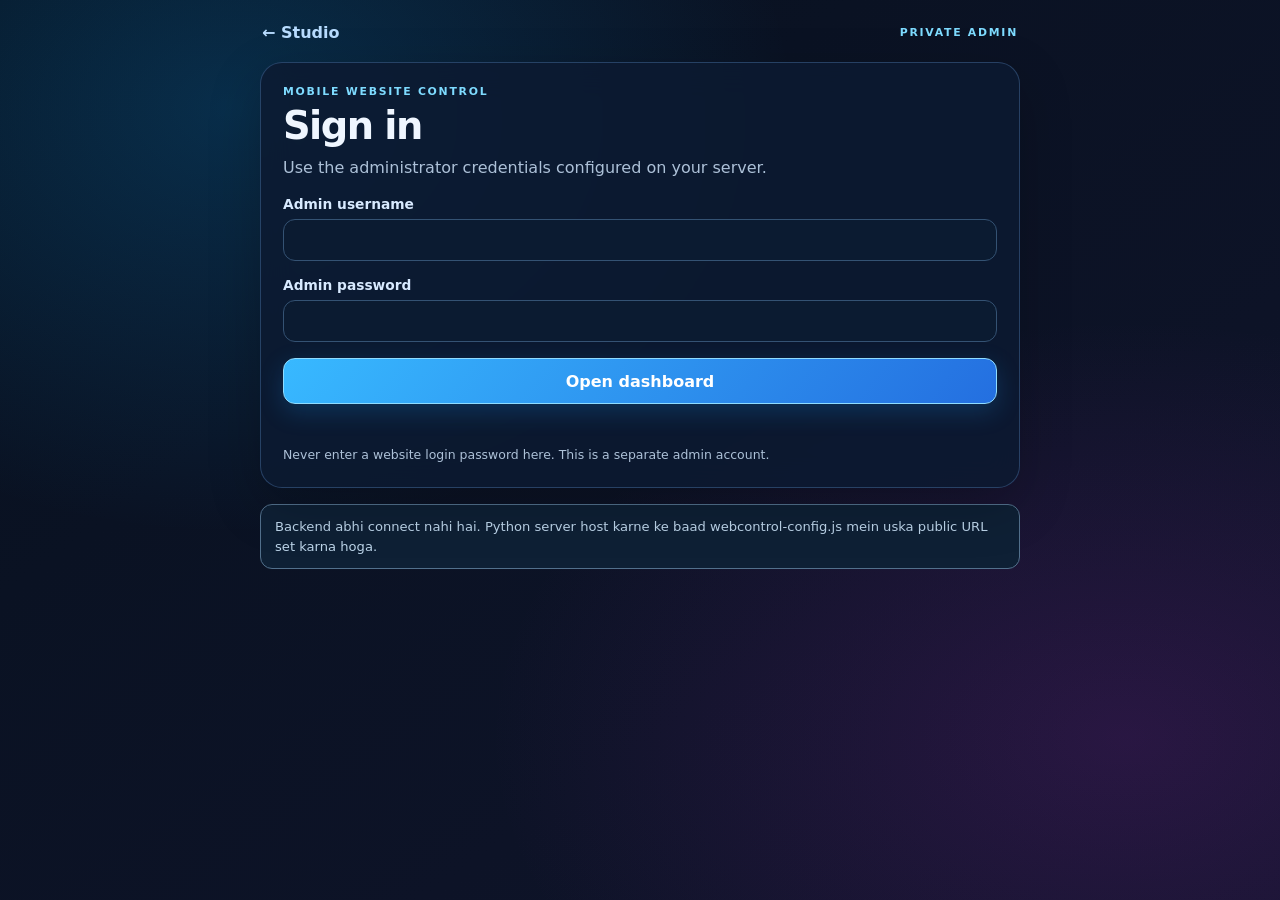
<file: webcontrol/control.html>
<!doctype html>
<html lang="en">
<head>
  <meta charset="utf-8">
  <meta name="viewport" content="width=device-width, initial-scale=1, viewport-fit=cover">
  <meta name="referrer" content="no-referrer">
  <meta http-equiv="Content-Security-Policy" content="default-src 'self'; base-uri 'none'; object-src 'none'; form-action 'self'; frame-ancestors 'none'; script-src 'self'; style-src 'self'; connect-src 'self'">
  <meta name="theme-color" content="#091326">
  <title>Website control · Resume &amp; Card Studio</title>
  <link rel="stylesheet" href="control.css">
</head>
<body>
  <main class="shell">
    <header class="top"><a href="../index.html">← Studio</a><span>PRIVATE ADMIN</span></header>
    <section class="card" id="loginCard">
      <p class="eyebrow">MOBILE WEBSITE CONTROL</p>
      <h1>Sign in</h1>
      <p class="muted">Use the administrator credentials configured on your server.</p>
      <form id="loginForm">
        <label>Admin username<input id="username" autocomplete="username" required maxlength="100"></label>
        <label>Admin password<input id="password" type="password" autocomplete="current-password" required maxlength="512"></label>
        <button class="primary" type="submit">Open dashboard</button>
      </form>
      <p class="message" id="loginMessage" role="status"></p>
      <p class="muted small">Never enter a website login password here. This is a separate admin account.</p>
    </section>
    <section class="dashboard hidden" id="dashboard">
      <div class="welcome"><div><p class="eyebrow">CONTROL ROOM</p><h1>Website dashboard</h1></div><button class="secondary" id="logout">Sign out</button></div>
      <section class="card">
        <h2>Website settings</h2>
        <p class="muted">These settings affect visitors after the backend URL is connected.</p>
        <form id="settingsForm">
          <label>Website title<input id="siteTitle" required maxlength="80"></label>
          <label>Announcement<textarea id="announcement" rows="3" maxlength="240" placeholder="A short update for your visitors"></textarea></label>
          <label class="check"><input id="announcementEnabled" type="checkbox"> Show announcement on the website</label>
          <button class="primary" type="submit">Save settings</button>
        </form>
        <p class="message" id="settingsMessage" role="status"></p>
      </section>
      <section class="card">
        <div class="section-head"><div><h2>Usage analytics</h2><p class="muted">Anonymous page view totals; no resume text, names, or emails.</p></div>
          <select id="days" aria-label="Analytics time range"><option value="7">7 days</option><option value="30" selected>30 days</option><option value="90">90 days</option></select></div>
        <div class="total"><strong id="totalViews">—</strong><span>page views</span></div>
        <div class="counts" id="pageCounts"></div>
        <p class="message" id="analyticsMessage" role="status"></p>
      </section>
    </section>
    <p class="notice" id="connectionNote">Backend not connected yet. Set the public API URL in <code>webcontrol-config.js</code> after hosting the Python server.</p>
  </main>
  <script src="webcontrol-config.js"></script>
  <script src="control.js" defer></script>
</body>
</html>
</file>
<file: webcontrol/control.css>
:root{color-scheme:dark;font-family:system-ui,-apple-system,"Segoe UI",sans-serif;background:#07111f;color:#eff6ff;font-synthesis:none}*{box-sizing:border-box}body{margin:0;min-height:100vh;background:radial-gradient(ellipse at 18% 12%,rgba(9,140,213,.23),transparent 38%),radial-gradient(ellipse at 88% 82%,rgba(155,36,175,.19),transparent 40%),linear-gradient(145deg,#07111f,#10142b);padding:env(safe-area-inset-top) 16px env(safe-area-inset-bottom)}.shell{width:min(100%,760px);margin:auto;padding:18px 0 42px}.top,.welcome,.section-head{display:flex;align-items:center;justify-content:space-between;gap:16px}.top{padding:5px 2px 20px}.top a{color:#b8dcff;text-decoration:none;font-weight:700}.top span,.eyebrow{font-size:.68rem;letter-spacing:.16em;font-weight:800;color:#7edbff}.card{padding:22px;margin:0 0 16px;border:1px solid rgba(120,185,255,.25);border-radius:22px;background:rgba(12,26,49,.86);box-shadow:0 18px 52px rgba(0,0,0,.22);backdrop-filter:blur(16px)}h1{font-size:clamp(1.7rem,6vw,2.4rem);margin:5px 0 8px;letter-spacing:-.04em}h2{font-size:1.16rem;margin:0 0 8px}.muted{color:#adc1d8;line-height:1.5;margin:0 0 16px}.small{font-size:.78rem;margin:15px 0 0}.eyebrow{margin:0}label{display:grid;gap:7px;font-size:.86rem;font-weight:700;margin:16px 0;color:#d8eaff}input,textarea,select{width:100%;font:inherit;color:#f7fbff;background:#0b1b31;border:1px solid #345273;border-radius:12px;padding:12px 13px;outline:none}input:focus,textarea:focus,select:focus{border-color:#6acfff;box-shadow:0 0 0 3px #49baff25}textarea{resize:vertical;min-height:84px}.check{display:flex;align-items:center;gap:10px}.check input{width:20px;height:20px;accent-color:#48bfff}.primary,.secondary{min-height:46px;padding:11px 16px;border-radius:12px;font:inherit;font-weight:800;cursor:pointer}.primary{width:100%;border:1px solid #8fdcff;background:linear-gradient(130deg,#38b9ff,#246fe0);color:white;box-shadow:0 8px 24px #168be43b}.secondary{border:1px solid #46698c;color:#dcedff;background:#132742}.message{min-height:1.25em;color:#ffb6bc;font-size:.86rem;margin:10px 0 0}.message.ok{color:#92edc5}.notice{padding:12px 14px;border:1px solid #52708c;border-radius:12px;color:#bdd5ea;background:#0e2035;font-size:.82rem;line-height:1.5}.hidden{display:none}.dashboard h1{margin-bottom:18px}.section-head{align-items:flex-start}.section-head .muted{margin:0}.section-head select{width:auto;min-width:112px}.total{display:flex;align-items:baseline;gap:10px;padding:15px 0}.total strong{font-size:2.6rem;letter-spacing:-.06em}.total span{color:#a9c4df}.counts{display:grid;grid-template-columns:repeat(auto-fit,minmax(120px,1fr));gap:9px}.count{padding:12px;border:1px solid #294564;border-radius:14px;background:#0a1c32}.count b{display:block;font-size:1.3rem}.count span{color:#a9c4df;font-size:.77rem}@media(max-width:480px){.shell{padding-top:10px}.card{padding:18px;border-radius:18px}.section-head{display:grid}.section-head select{width:100%}.welcome{align-items:flex-start}}
</file>
